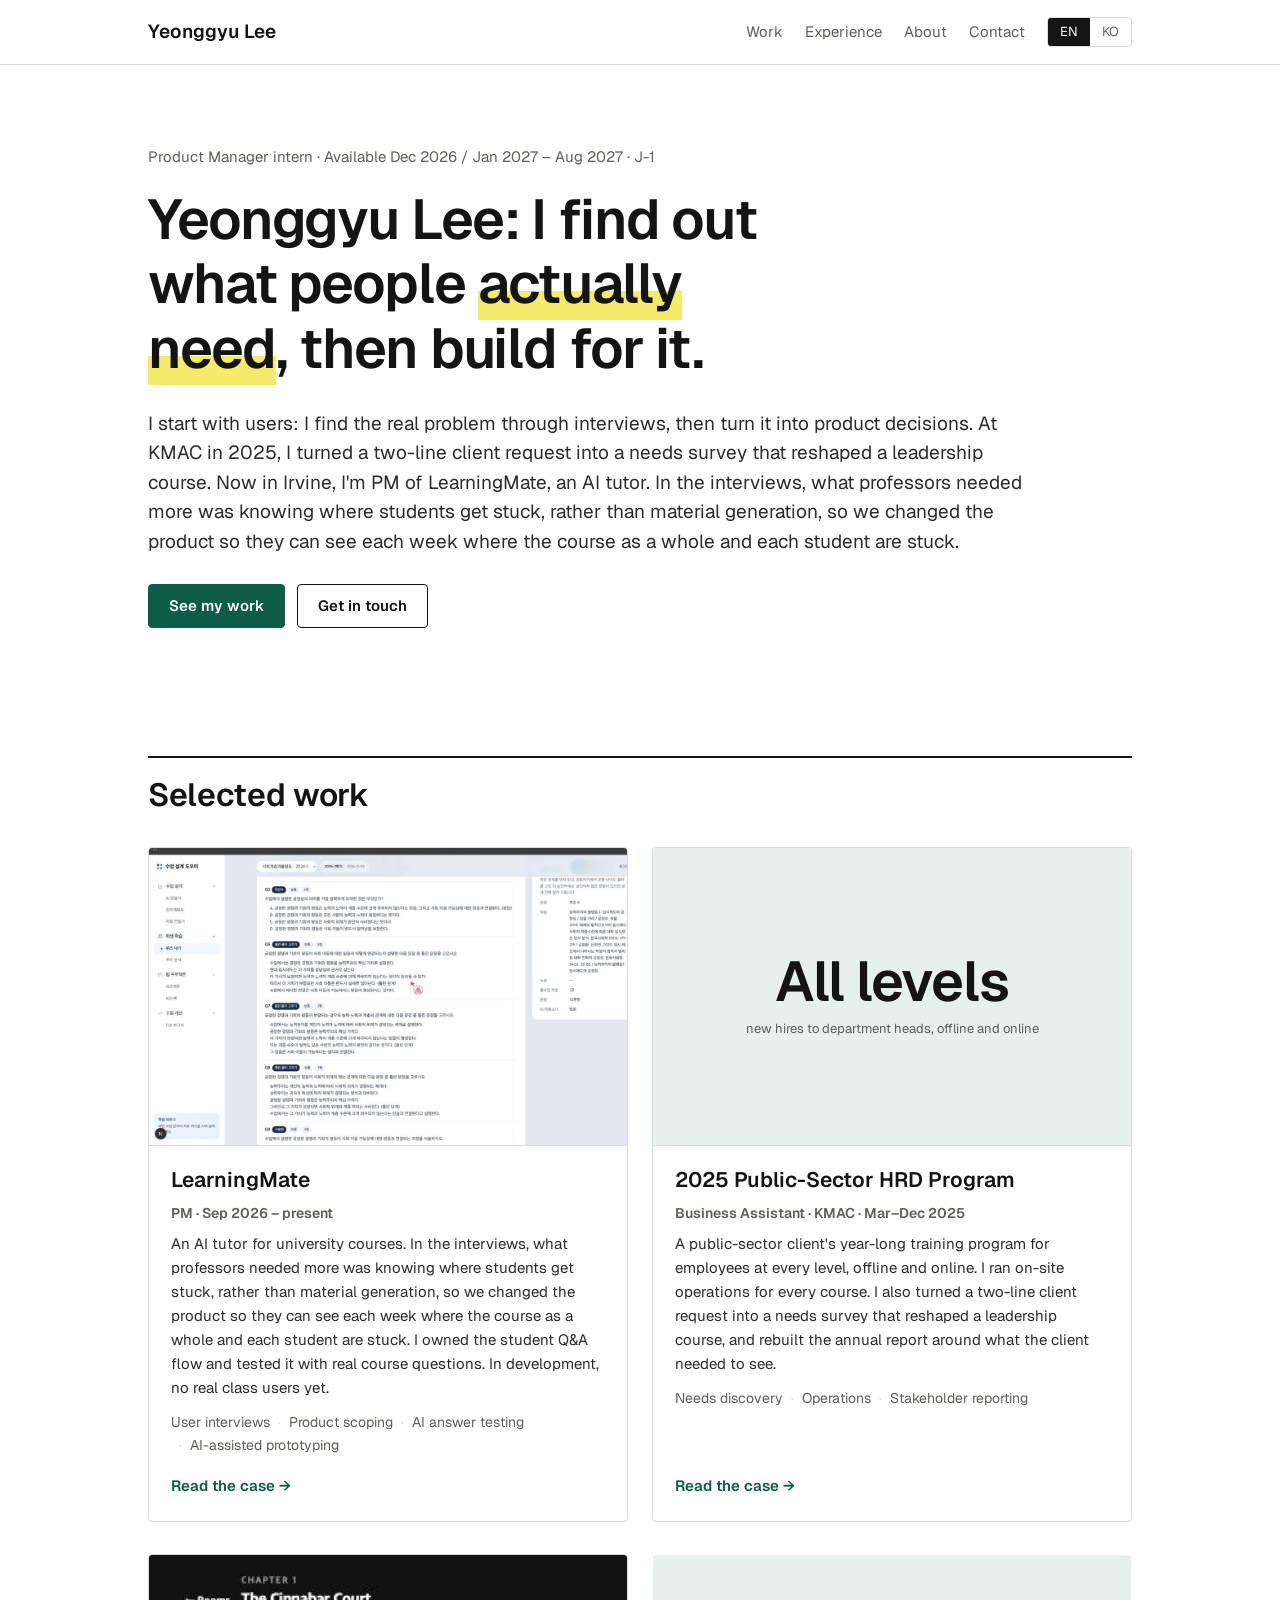
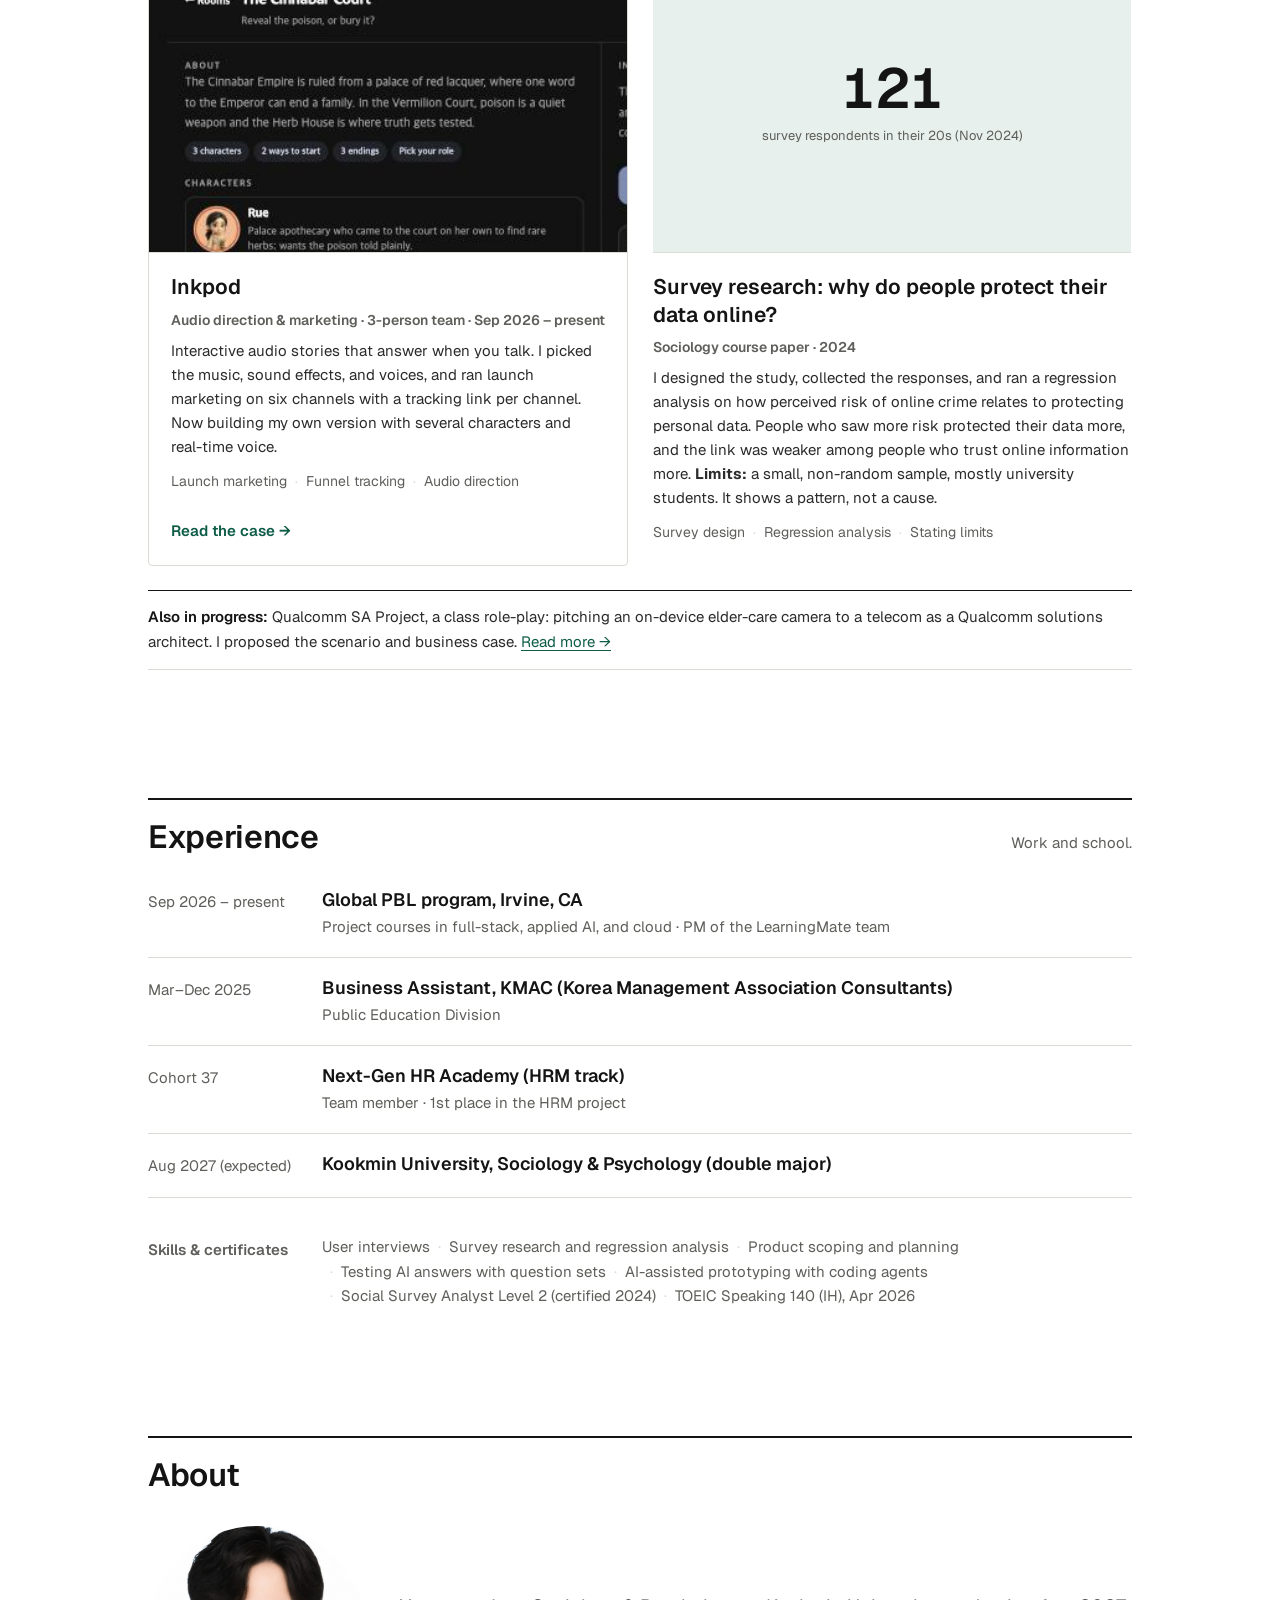
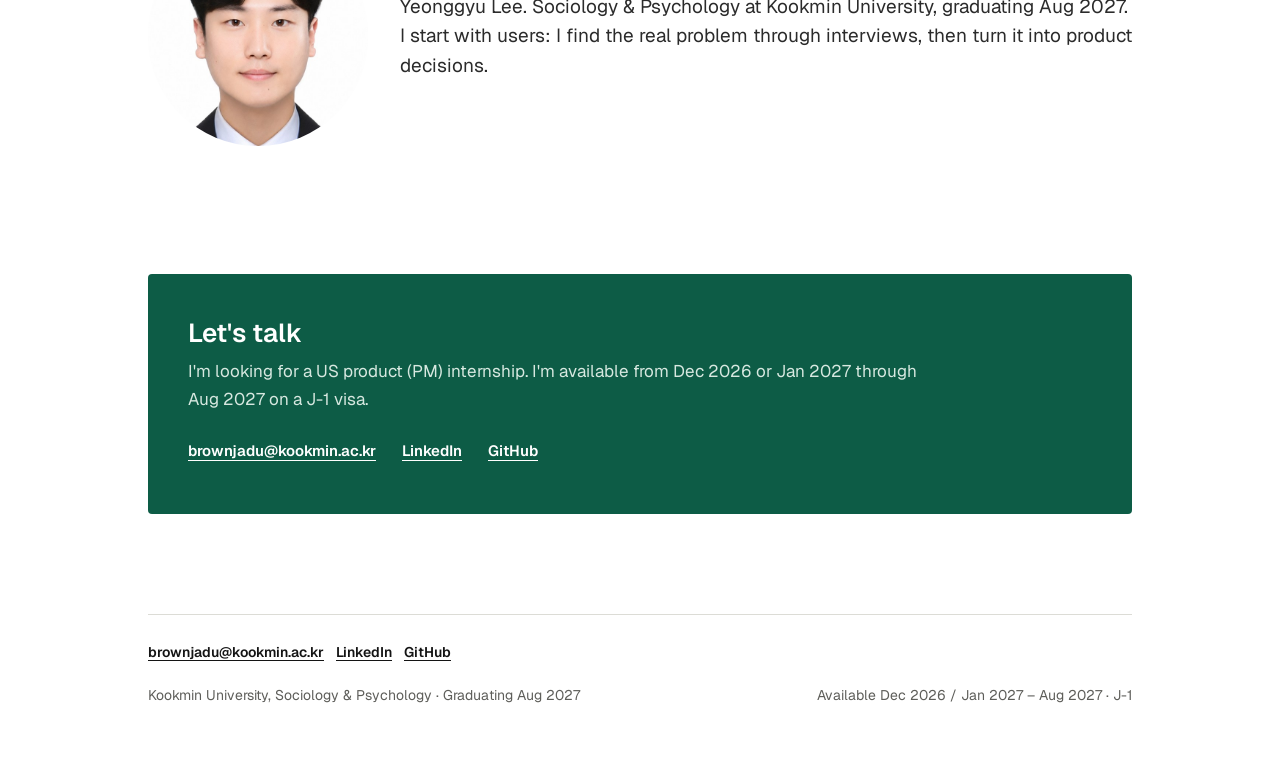
<file: index.html>
<!doctype html>
<html lang="en">
<head>
<meta charset="utf-8">
<meta name="viewport" content="width=device-width, initial-scale=1">
<title>Yeonggyu Lee — Product Manager intern</title>
<meta name="description" content="Yeonggyu Lee, PM intern candidate. I find out what people actually need, then build for it: an AI tutor shaped by professor interviews, and a public-sector training program.">
<meta property="og:type" content="website">
<meta property="og:title" content="Yeonggyu Lee — Product Manager intern">
<meta property="og:description" content="Yeonggyu Lee, PM intern candidate. I find out what people actually need, then build for it: an AI tutor shaped by professor interviews, and a public-sector training program.">
<meta property="og:url" content="https://yeonggyulee.me/">
<meta property="og:image" content="https://yeonggyulee.me/assets/profile.jpg">
<link rel="alternate" hreflang="ko" href="ko/index.html">
<link rel="preconnect" href="https://fonts.googleapis.com">
<link rel="preconnect" href="https://fonts.gstatic.com" crossorigin>
<link rel="stylesheet" href="https://fonts.googleapis.com/css2?family=Geist:wght@400;600&display=swap">
<link rel="stylesheet" href="style.css?v=20261116-about">
<script src="main.js" defer></script>
</head>
<body>
<a class="skip" href="#main">Skip to content</a>
<header class="site-header"><div class="wrap">
<a class="brand" href="index.html">Yeonggyu Lee</a>
<nav class="nav" aria-label="Main">
<a href="index.html#work">Work</a><a class="hide-sm" href="index.html#experience">Experience</a><a href="index.html#about">About</a><a href="index.html#contact">Contact</a>
<span class="lang" role="group" aria-label="Language"><span class="on" aria-current="true">EN</span><a href="ko/index.html" hreflang="ko" lang="ko">KO</a></span>
</nav>
</div></header>
<main id="main">
<div class="wrap">
<div class="hero">
<div class="hero-copy">
<p class="eyebrow reveal">Product Manager intern · Available Dec 2026 / Jan 2027 – Aug 2027 · J-1</p>
<h1 class="reveal">Yeonggyu Lee: I find out what people <mark>actually need</mark>, then build for it.</h1>
<p class="lead reveal">I start with users: I find the real problem through interviews, then turn it into product decisions. At KMAC in 2025, I turned a two-line client request into a needs survey that reshaped a leadership course. Now in Irvine, I'm PM of LearningMate, an AI tutor. In the interviews, what professors needed more was knowing where students get stuck, rather than material generation, so we changed the product so they can see each week where the course as a whole and each student are stuck.</p>
<div class="btns reveal"><a class="btn primary" href="#work">See my work</a><a class="btn" href="#contact">Get in touch</a></div>
</div>
</div>
</div>
<section id="work"><div class="wrap">
<div class="sec-head reveal"><h2>Selected work</h2></div>
<div class="cards stagger">
<a class="card reveal" href="projects/socra.html">
<div class="media"><img src="assets/socra-quiz-review.jpg" alt="Screenshot of the LearningMate professor tool reviewing an AI-generated quiz (Korean interface)." loading="lazy" width="1280" height="729"></div>
<div class="body"><h3>LearningMate</h3><p class="role">PM · Sep 2026 – present</p><p>An AI tutor for university courses. In the interviews, what professors needed more was knowing where students get stuck, rather than material generation, so we changed the product so they can see each week where the course as a whole and each student are stuck. I owned the student Q&amp;A flow and tested it with real course questions. In development, no real class users yet.</p><ul class="tags"><li>User interviews</li><li>Product scoping</li><li>AI answer testing</li><li>AI-assisted prototyping</li></ul><span class="more">Read the case →</span></div>
</a>
<a class="card reveal" href="projects/kmac.html">
<div class="media"><div class="stat"><b>All levels</b><span>new hires to department heads, offline and online</span></div></div>
<div class="body"><h3>2025 Public-Sector HRD Program</h3><p class="role">Business Assistant · KMAC · Mar–Dec 2025</p><p>A public-sector client's year-long training program for employees at every level, offline and online. I ran on-site operations for every course. I also turned a two-line client request into a needs survey that reshaped a leadership course, and rebuilt the annual report around what the client needed to see.</p><ul class="tags"><li>Needs discovery</li><li>Operations</li><li>Stakeholder reporting</li></ul><span class="more">Read the case →</span></div>
</a>
<a class="card reveal" href="projects/inkpod.html">
<div class="media"><img src="assets/inkpod-cinnabar-room.png" alt="Inkpod room entry screen (The Cinnabar Court)." loading="lazy" width="640" height="240"></div>
<div class="body"><h3>Inkpod</h3><p class="role">Audio direction &amp; marketing · 3-person team · Sep 2026 – present</p><p>Interactive audio stories that answer when you talk. I picked the music, sound effects, and voices, and ran launch marketing on six channels with a tracking link per channel. Now building my own version with several characters and real-time voice.</p><ul class="tags"><li>Launch marketing</li><li>Funnel tracking</li><li>Audio direction</li></ul><span class="more">Read the case →</span></div>
</a>
<div class="card reveal">
<div class="media"><div class="stat"><b>121</b><span>survey respondents in their 20s (Nov 2024)</span></div></div>
<div class="body"><h3>Survey research: why do people protect their data online?</h3><p class="role">Sociology course paper · 2024</p><p>I designed the study, collected the responses, and ran a regression analysis on how perceived risk of online crime relates to protecting personal data. People who saw more risk protected their data more, and the link was weaker among people who trust online information more. <b>Limits:</b> a small, non-random sample, mostly university students. It shows a pattern, not a cause.</p><ul class="tags"><li>Survey design</li><li>Regression analysis</li><li>Stating limits</li></ul></div>
</div>
</div><div class="notice reveal" style="max-width:none;margin-top:var(--space-5)"><b>Also in progress:</b> Qualcomm SA Project, a class role-play: pitching an on-device elder-care camera to a telecom as a Qualcomm solutions architect. I proposed the scenario and business case. <a href="projects/quietcare.html">Read more →</a></div>
</div></section>
<section id="experience"><div class="wrap">
<div class="sec-head reveal"><h2>Experience</h2><p>Work and school.</p></div>
<ul class="timeline"><li class="reveal"><span class="when">Sep 2026 – present</span><div><h3>Global PBL program, Irvine, CA</h3><p>Project courses in full-stack, applied AI, and cloud · PM of the LearningMate team</p></div></li><li class="reveal"><span class="when">Mar–Dec 2025</span><div><h3>Business Assistant, KMAC (Korea Management Association Consultants)</h3><p>Public Education Division</p></div></li><li class="reveal"><span class="when">Cohort 37</span><div><h3>Next-Gen HR Academy (HRM track)</h3><p>Team member · 1st place in the HRM project</p></div></li><li class="reveal"><span class="when">Aug 2027 (expected)</span><div><h3>Kookmin University, Sociology &amp; Psychology (double major)</h3></div></li></ul>
<div class="skills reveal"><h3>Skills &amp; certificates</h3><ul class="tags"><li>User interviews</li><li>Survey research and regression analysis</li><li>Product scoping and planning</li><li>Testing AI answers with question sets</li><li>AI-assisted prototyping with coding agents</li><li>Social Survey Analyst Level 2 (certified 2024)</li><li>TOEIC Speaking 140 (IH), Apr 2026</li></ul></div>
</div></section>
<section id="about"><div class="wrap">
<div class="sec-head reveal"><h2>About</h2></div>
<div class="about reveal">
<img class="about-photo" src="assets/profile.jpg" alt="Yeonggyu Lee" width="220" height="220">
<div class="about-copy">
<p>Yeonggyu Lee. Sociology &amp; Psychology at Kookmin University, graduating Aug 2027. I start with users: I find the real problem through interviews, then turn it into product decisions.</p>
</div>
</div>
</div></section>
<section id="contact"><div class="wrap">
<div class="contact reveal"><h2>Let's talk</h2><p>I'm looking for a US product (PM) internship. I'm available from Dec 2026 or Jan 2027 through Aug 2027 on a J-1 visa.</p><ul><li><a href="mailto:brownjadu@kookmin.ac.kr">brownjadu@kookmin.ac.kr</a></li><li><a href="https://www.linkedin.com/in/yeonggyu-lee-294683342/" target="_blank" rel="noopener">LinkedIn</a></li><li><a href="https://github.com/YG2001HG" target="_blank" rel="noopener">GitHub</a></li></ul></div>
</div></section>
</main>
<footer><div class="wrap">
<ul class="foot-contact"><li><a href="mailto:brownjadu@kookmin.ac.kr">brownjadu@kookmin.ac.kr</a></li><li><a href="https://www.linkedin.com/in/yeonggyu-lee-294683342/" target="_blank" rel="noopener">LinkedIn</a></li><li><a href="https://github.com/YG2001HG" target="_blank" rel="noopener">GitHub</a></li></ul>
<div class="foot"><span>Kookmin University, Sociology & Psychology · Graduating Aug 2027</span><span>Available Dec 2026 / Jan 2027 – Aug 2027 · J-1</span></div>
</div></footer>
</body></html>
</file>
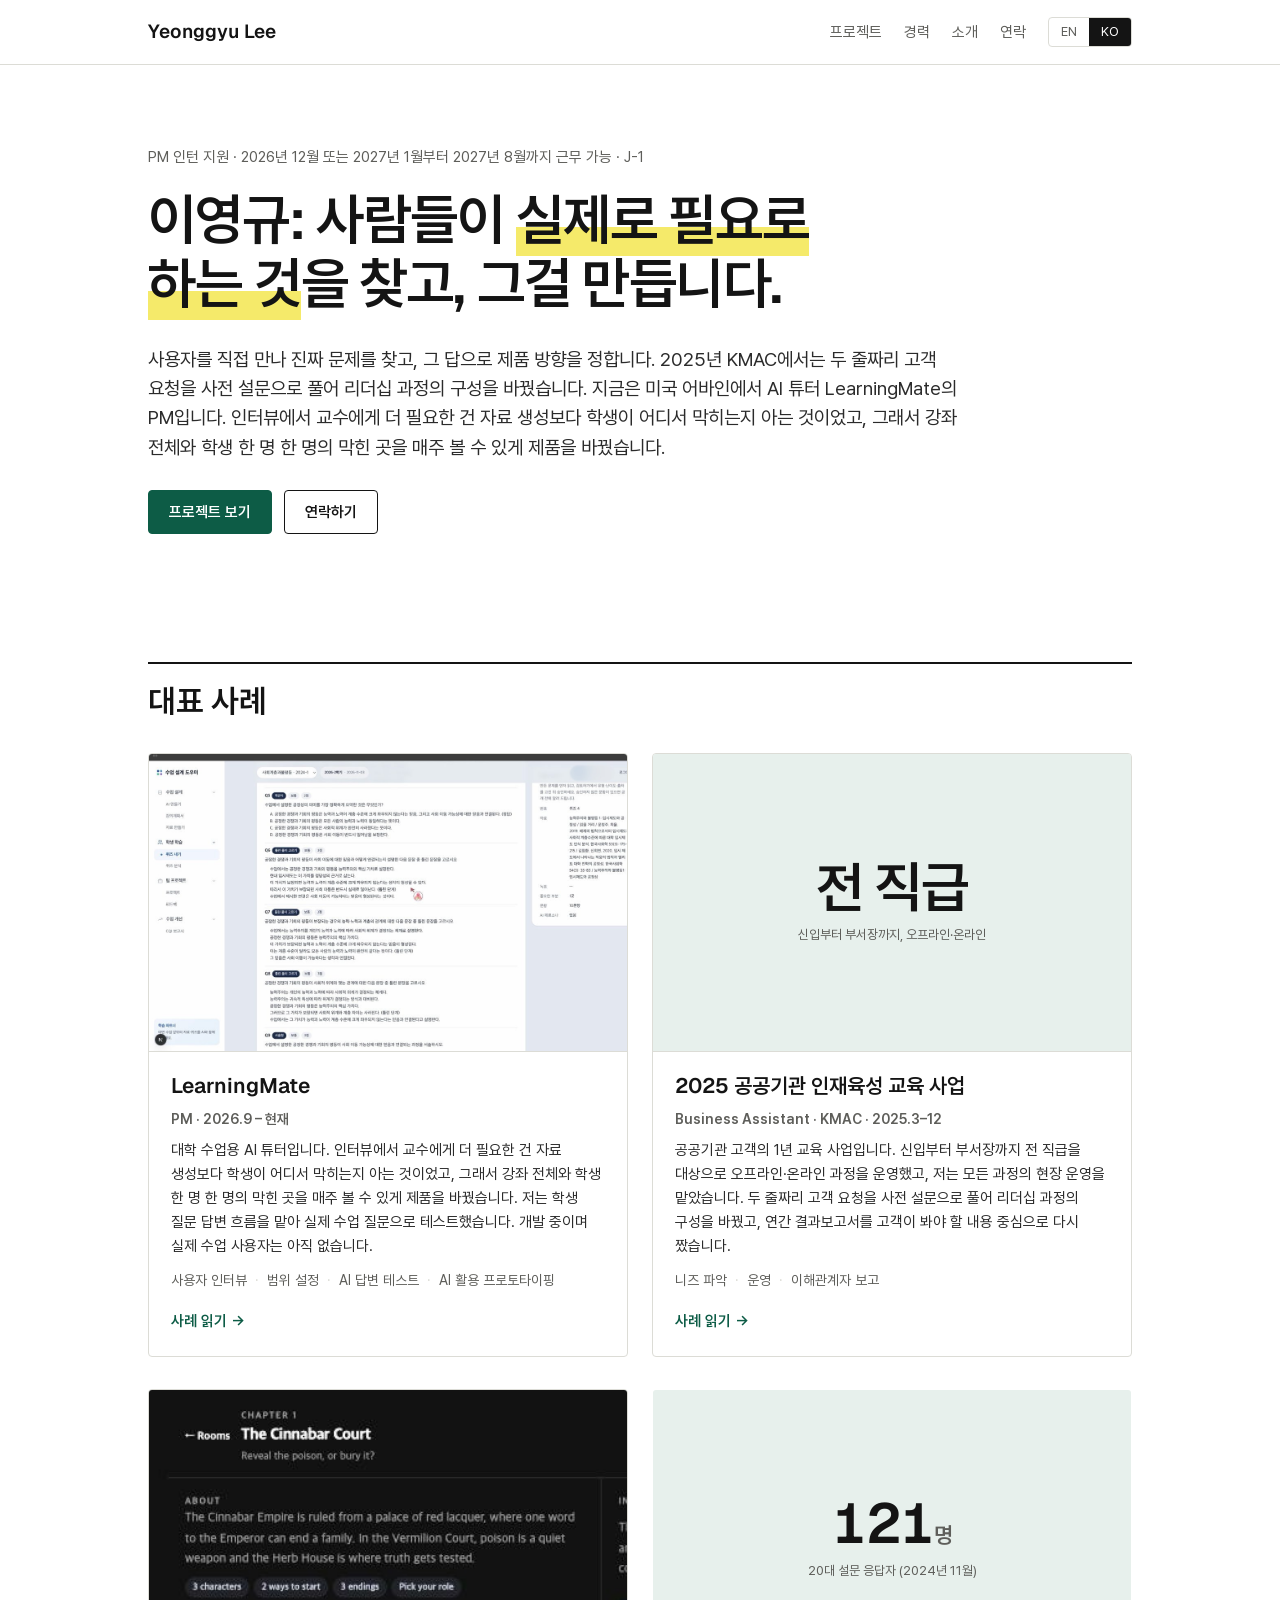
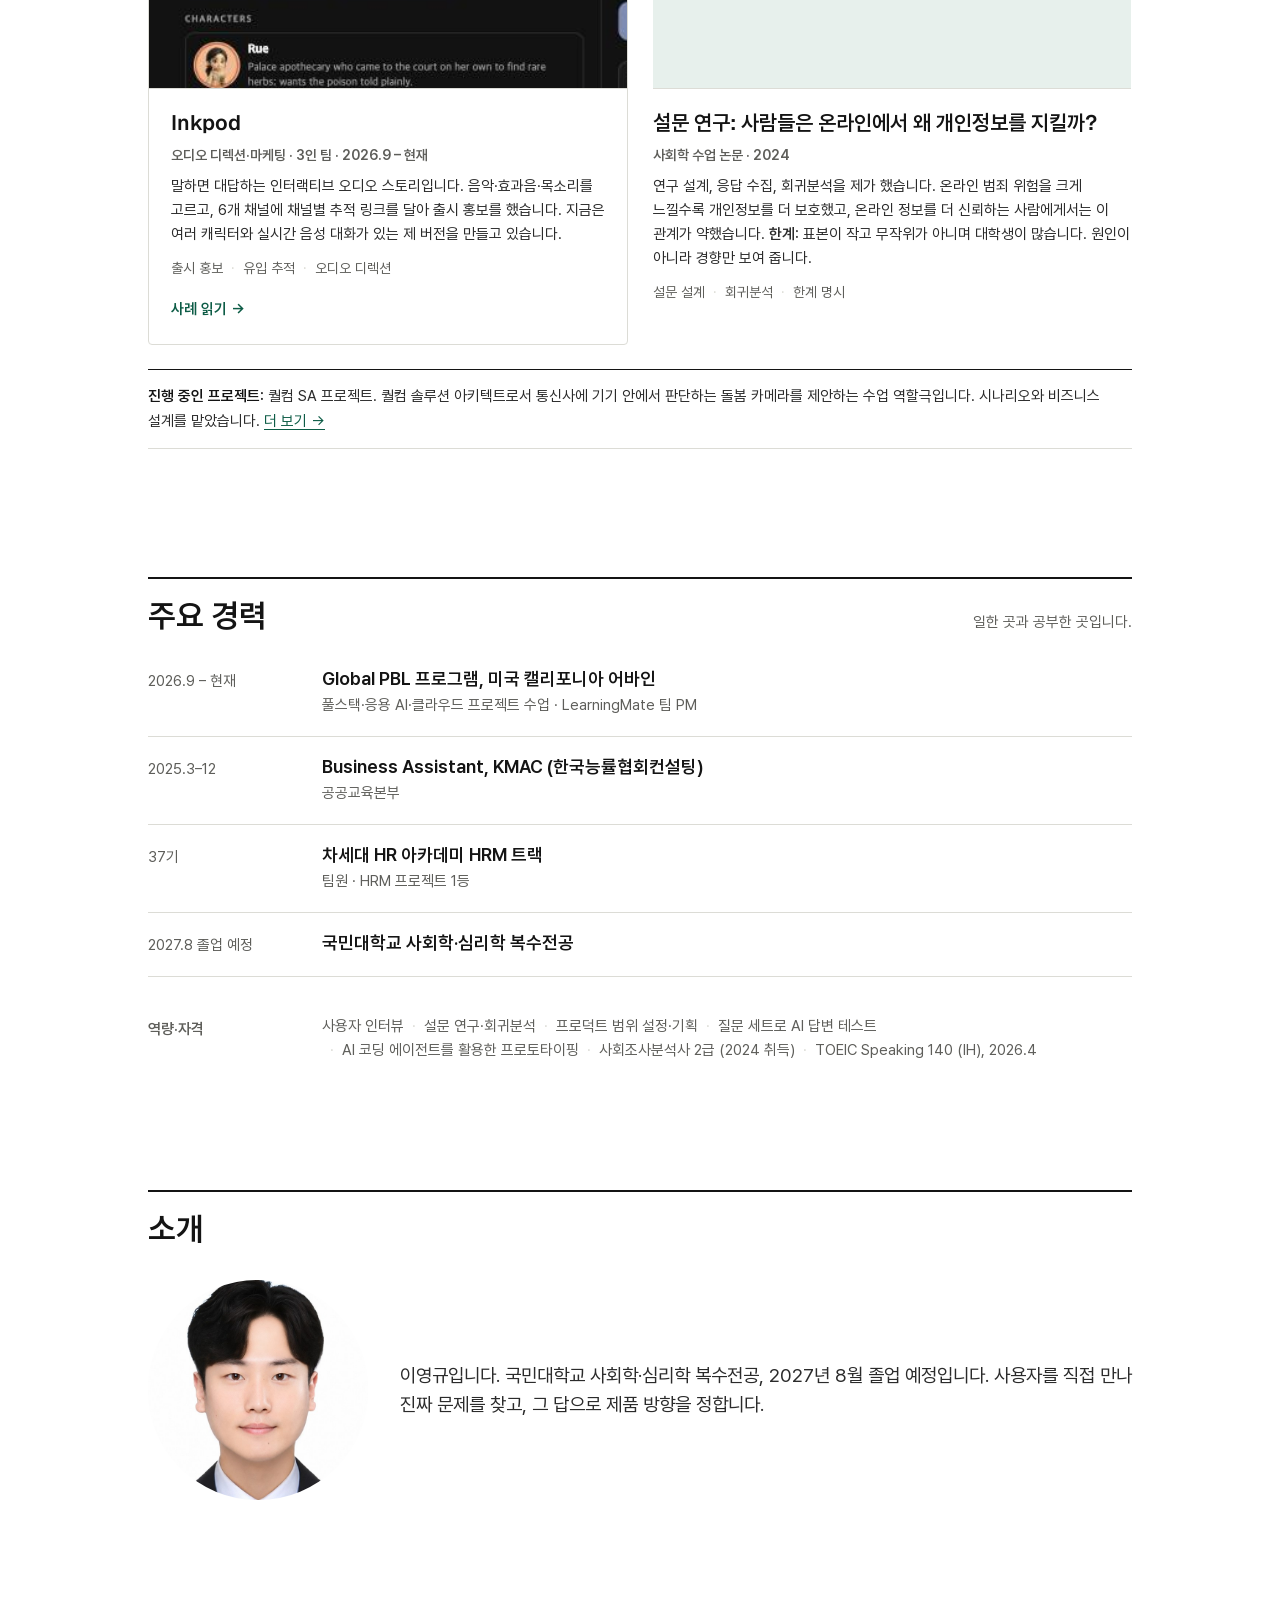
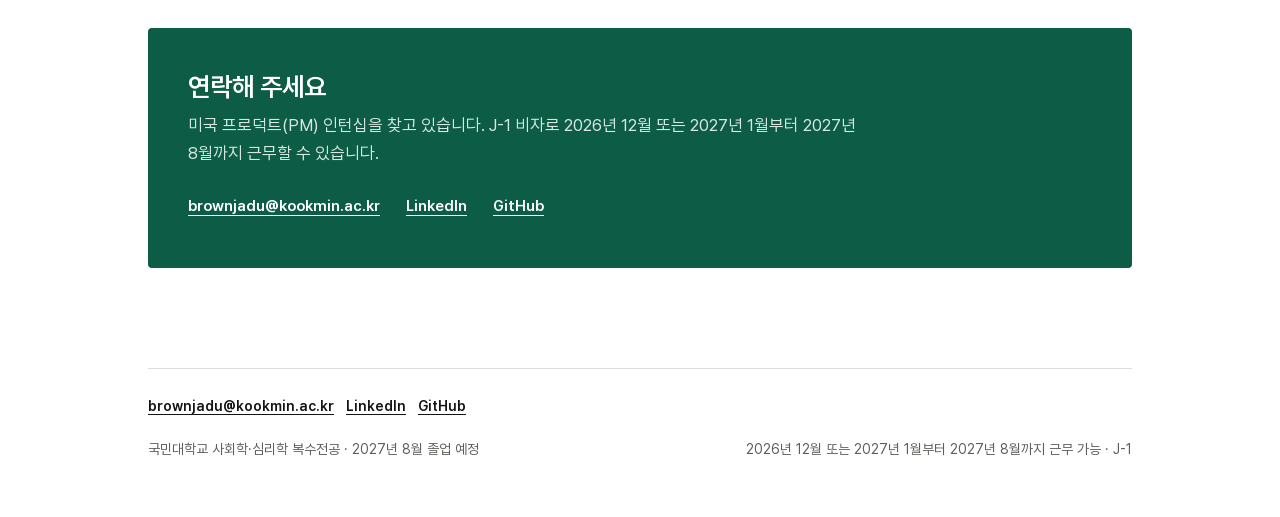
<file: ko/index.html>
<!doctype html>
<html lang="ko">
<head>
<meta charset="utf-8">
<meta name="viewport" content="width=device-width, initial-scale=1">
<title>이영규 — PM 인턴 지원</title>
<meta name="description" content="이영규, PM 인턴 지원. 사람들이 실제로 필요로 하는 것을 찾고 만듭니다. 교수 인터뷰로 방향을 바꾼 AI 튜터, 공공기관 교육 사업.">
<meta property="og:type" content="website">
<meta property="og:title" content="이영규 — PM 인턴 지원">
<meta property="og:description" content="이영규, PM 인턴 지원. 사람들이 실제로 필요로 하는 것을 찾고 만듭니다. 교수 인터뷰로 방향을 바꾼 AI 튜터, 공공기관 교육 사업.">
<meta property="og:url" content="https://yeonggyulee.me/ko/">
<meta property="og:image" content="https://yeonggyulee.me/assets/profile.jpg">
<link rel="alternate" hreflang="en" href="../index.html">
<link rel="preconnect" href="https://fonts.googleapis.com">
<link rel="preconnect" href="https://fonts.gstatic.com" crossorigin>
<link rel="stylesheet" href="https://fonts.googleapis.com/css2?family=Geist:wght@400;600&display=swap">
<link rel="stylesheet" href="../style.css?v=20261116-about">
<script src="../main.js" defer></script>
</head>
<body>
<a class="skip" href="#main">본문으로 건너뛰기</a>
<header class="site-header"><div class="wrap">
<a class="brand" href="index.html">Yeonggyu Lee</a>
<nav class="nav" aria-label="Main">
<a href="index.html#work">프로젝트</a><a class="hide-sm" href="index.html#experience">경력</a><a href="index.html#about">소개</a><a href="index.html#contact">연락</a>
<span class="lang" role="group" aria-label="Language"><a href="../index.html" hreflang="en" lang="en">EN</a><span class="on" aria-current="true">KO</span></span>
</nav>
</div></header>
<main id="main">
<div class="wrap">
<div class="hero">
<div class="hero-copy">
<p class="eyebrow reveal">PM 인턴 지원 · 2026년 12월 또는 2027년 1월부터 2027년 8월까지 근무 가능 · J-1</p>
<h1 class="reveal">이영규: 사람들이 <mark>실제로 필요로 하는 것</mark>을 찾고, 그걸 만듭니다.</h1>
<p class="lead reveal">사용자를 직접 만나 진짜 문제를 찾고, 그 답으로 제품 방향을 정합니다. 2025년 KMAC에서는 두 줄짜리 고객 요청을 사전 설문으로 풀어 리더십 과정의 구성을 바꿨습니다. 지금은 미국 어바인에서 AI 튜터 LearningMate의 PM입니다. 인터뷰에서 교수에게 더 필요한 건 자료 생성보다 학생이 어디서 막히는지 아는 것이었고, 그래서 강좌 전체와 학생 한 명 한 명의 막힌 곳을 매주 볼 수 있게 제품을 바꿨습니다.</p>
<div class="btns reveal"><a class="btn primary" href="#work">프로젝트 보기</a><a class="btn" href="#contact">연락하기</a></div>
</div>
</div>
</div>
<section id="work"><div class="wrap">
<div class="sec-head reveal"><h2>대표 사례</h2></div>
<div class="cards stagger">
<a class="card reveal" href="projects/socra.html">
<div class="media"><img src="../assets/socra-quiz-review.jpg" alt="LearningMate 교수용 도구에서 AI가 만든 퀴즈를 검토하는 화면(한국어 인터페이스)." loading="lazy" width="1280" height="729"></div>
<div class="body"><h3>LearningMate</h3><p class="role">PM · 2026.9 – 현재</p><p>대학 수업용 AI 튜터입니다. 인터뷰에서 교수에게 더 필요한 건 자료 생성보다 학생이 어디서 막히는지 아는 것이었고, 그래서 강좌 전체와 학생 한 명 한 명의 막힌 곳을 매주 볼 수 있게 제품을 바꿨습니다. 저는 학생 질문 답변 흐름을 맡아 실제 수업 질문으로 테스트했습니다. 개발 중이며 실제 수업 사용자는 아직 없습니다.</p><ul class="tags"><li>사용자 인터뷰</li><li>범위 설정</li><li>AI 답변 테스트</li><li>AI 활용 프로토타이핑</li></ul><span class="more">사례 읽기 →</span></div>
</a>
<a class="card reveal" href="projects/kmac.html">
<div class="media"><div class="stat"><b>전 직급</b><span>신입부터 부서장까지, 오프라인·온라인</span></div></div>
<div class="body"><h3>2025 공공기관 인재육성 교육 사업</h3><p class="role">Business Assistant · KMAC · 2025.3–12</p><p>공공기관 고객의 1년 교육 사업입니다. 신입부터 부서장까지 전 직급을 대상으로 오프라인·온라인 과정을 운영했고, 저는 모든 과정의 현장 운영을 맡았습니다. 두 줄짜리 고객 요청을 사전 설문으로 풀어 리더십 과정의 구성을 바꿨고, 연간 결과보고서를 고객이 봐야 할 내용 중심으로 다시 짰습니다.</p><ul class="tags"><li>니즈 파악</li><li>운영</li><li>이해관계자 보고</li></ul><span class="more">사례 읽기 →</span></div>
</a>
<a class="card reveal" href="projects/inkpod.html">
<div class="media"><img src="../assets/inkpod-cinnabar-room.png" alt="Inkpod 방 입장 화면 (The Cinnabar Court)." loading="lazy" width="640" height="240"></div>
<div class="body"><h3>Inkpod</h3><p class="role">오디오 디렉션·마케팅 · 3인 팀 · 2026.9 – 현재</p><p>말하면 대답하는 인터랙티브 오디오 스토리입니다. 음악·효과음·목소리를 고르고, 6개 채널에 채널별 추적 링크를 달아 출시 홍보를 했습니다. 지금은 여러 캐릭터와 실시간 음성 대화가 있는 제 버전을 만들고 있습니다.</p><ul class="tags"><li>출시 홍보</li><li>유입 추적</li><li>오디오 디렉션</li></ul><span class="more">사례 읽기 →</span></div>
</a>
<div class="card reveal">
<div class="media"><div class="stat"><b>121<small>명</small></b><span>20대 설문 응답자 (2024년 11월)</span></div></div>
<div class="body"><h3>설문 연구: 사람들은 온라인에서 왜 개인정보를 지킬까?</h3><p class="role">사회학 수업 논문 · 2024</p><p>연구 설계, 응답 수집, 회귀분석을 제가 했습니다. 온라인 범죄 위험을 크게 느낄수록 개인정보를 더 보호했고, 온라인 정보를 더 신뢰하는 사람에게서는 이 관계가 약했습니다. <b>한계:</b> 표본이 작고 무작위가 아니며 대학생이 많습니다. 원인이 아니라 경향만 보여 줍니다.</p><ul class="tags"><li>설문 설계</li><li>회귀분석</li><li>한계 명시</li></ul></div>
</div>
</div><div class="notice reveal" style="max-width:none;margin-top:var(--space-5)"><b>진행 중인 프로젝트:</b> 퀄컴 SA 프로젝트. 퀄컴 솔루션 아키텍트로서 통신사에 기기 안에서 판단하는 돌봄 카메라를 제안하는 수업 역할극입니다. 시나리오와 비즈니스 설계를 맡았습니다. <a href="projects/quietcare.html">더 보기 →</a></div>
</div></section>
<section id="experience"><div class="wrap">
<div class="sec-head reveal"><h2>주요 경력</h2><p>일한 곳과 공부한 곳입니다.</p></div>
<ul class="timeline"><li class="reveal"><span class="when">2026.9 – 현재</span><div><h3>Global PBL 프로그램, 미국 캘리포니아 어바인</h3><p>풀스택·응용 AI·클라우드 프로젝트 수업 · LearningMate 팀 PM</p></div></li><li class="reveal"><span class="when">2025.3–12</span><div><h3>Business Assistant, KMAC (한국능률협회컨설팅)</h3><p>공공교육본부</p></div></li><li class="reveal"><span class="when">37기</span><div><h3>차세대 HR 아카데미 HRM 트랙</h3><p>팀원 · HRM 프로젝트 1등</p></div></li><li class="reveal"><span class="when">2027.8 졸업 예정</span><div><h3>국민대학교 사회학·심리학 복수전공</h3></div></li></ul>
<div class="skills reveal"><h3>역량·자격</h3><ul class="tags"><li>사용자 인터뷰</li><li>설문 연구·회귀분석</li><li>프로덕트 범위 설정·기획</li><li>질문 세트로 AI 답변 테스트</li><li>AI 코딩 에이전트를 활용한 프로토타이핑</li><li>사회조사분석사 2급 (2024 취득)</li><li>TOEIC Speaking 140 (IH), 2026.4</li></ul></div>
</div></section>
<section id="about"><div class="wrap">
<div class="sec-head reveal"><h2>소개</h2></div>
<div class="about reveal">
<img class="about-photo" src="../assets/profile.jpg" alt="이영규" width="220" height="220">
<div class="about-copy">
<p>이영규입니다. 국민대학교 사회학·심리학 복수전공, 2027년 8월 졸업 예정입니다. 사용자를 직접 만나 진짜 문제를 찾고, 그 답으로 제품 방향을 정합니다.</p>
</div>
</div>
</div></section>
<section id="contact"><div class="wrap">
<div class="contact reveal"><h2>연락해 주세요</h2><p>미국 프로덕트(PM) 인턴십을 찾고 있습니다. J-1 비자로 2026년 12월 또는 2027년 1월부터 2027년 8월까지 근무할 수 있습니다.</p><ul><li><a href="mailto:brownjadu@kookmin.ac.kr">brownjadu@kookmin.ac.kr</a></li><li><a href="https://www.linkedin.com/in/yeonggyu-lee-294683342/" target="_blank" rel="noopener">LinkedIn</a></li><li><a href="https://github.com/YG2001HG" target="_blank" rel="noopener">GitHub</a></li></ul></div>
</div></section>
</main>
<footer><div class="wrap">
<ul class="foot-contact"><li><a href="mailto:brownjadu@kookmin.ac.kr">brownjadu@kookmin.ac.kr</a></li><li><a href="https://www.linkedin.com/in/yeonggyu-lee-294683342/" target="_blank" rel="noopener">LinkedIn</a></li><li><a href="https://github.com/YG2001HG" target="_blank" rel="noopener">GitHub</a></li></ul>
<div class="foot"><span>국민대학교 사회학·심리학 복수전공 · 2027년 8월 졸업 예정</span><span>2026년 12월 또는 2027년 1월부터 2027년 8월까지 근무 가능 · J-1</span></div>
</div></footer>
</body></html>
</file>
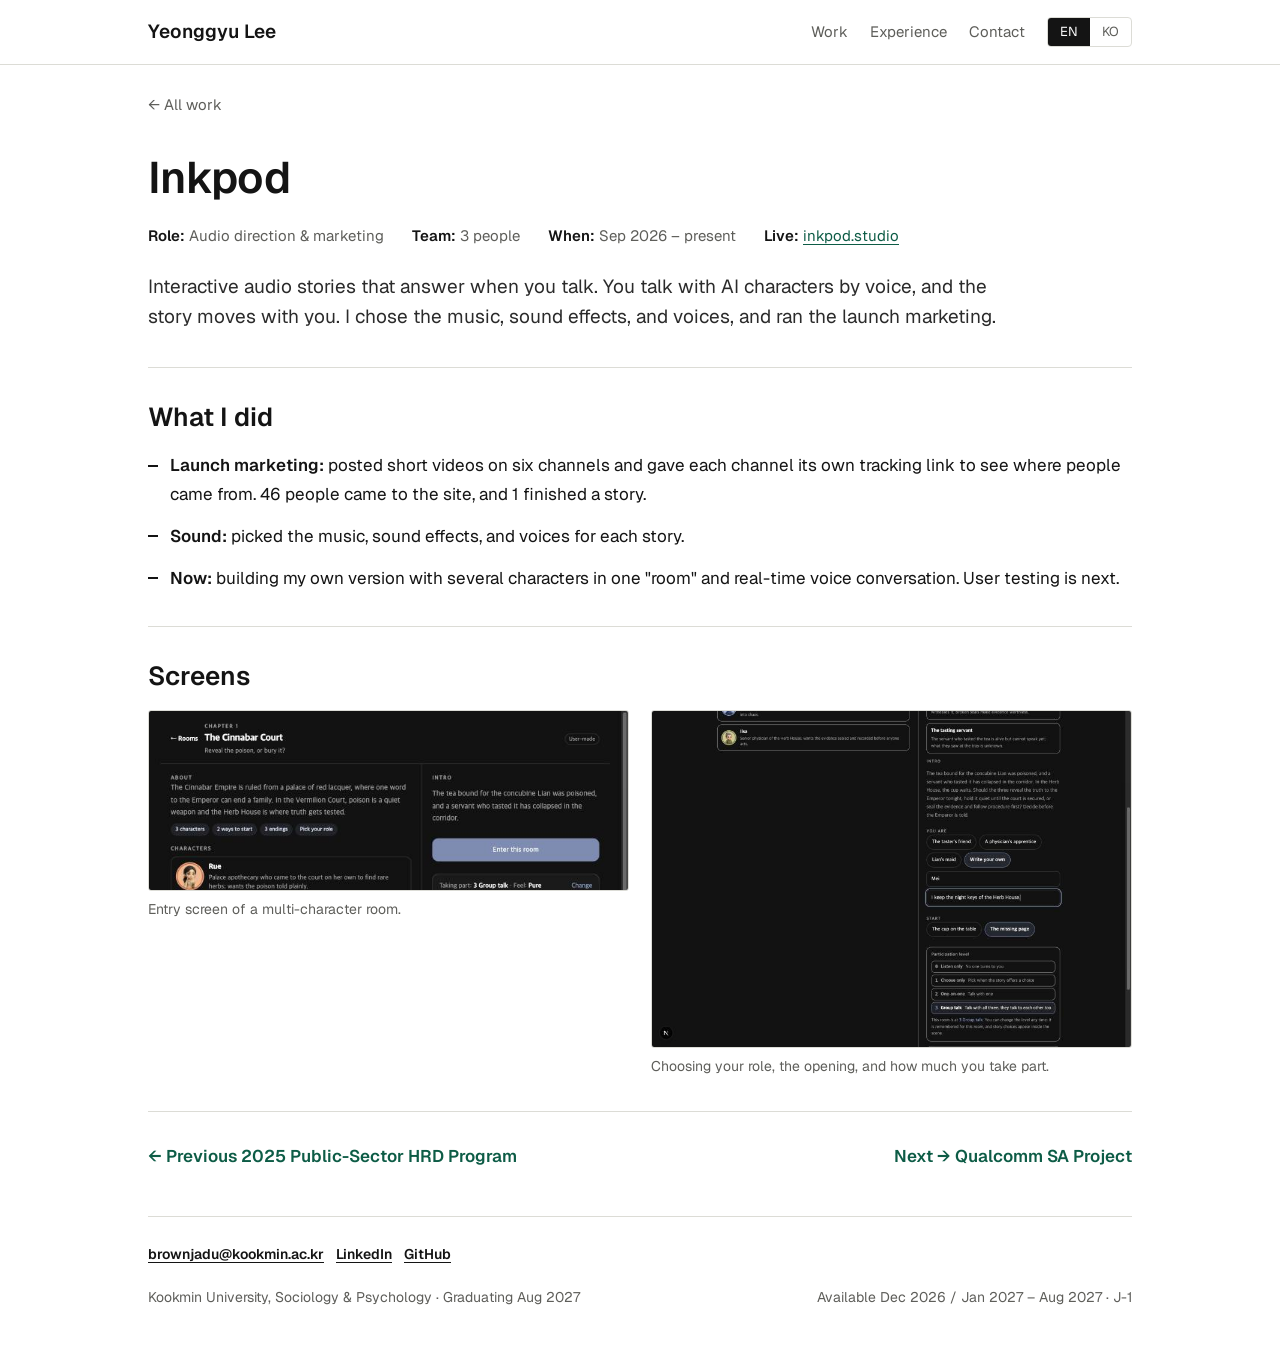
<file: projects/inkpod.html>
<!doctype html>
<html lang="en">
<head>
<meta charset="utf-8">
<meta name="viewport" content="width=device-width, initial-scale=1">
<title>Inkpod — Yeonggyu Lee</title>
<meta name="description" content="Interactive audio stories that answer when you talk. I ran audio direction and launch marketing for a team of three.">
<link rel="alternate" hreflang="ko" href="../ko/projects/inkpod.html">
<link rel="preconnect" href="https://fonts.googleapis.com">
<link rel="preconnect" href="https://fonts.gstatic.com" crossorigin>
<link rel="stylesheet" href="https://fonts.googleapis.com/css2?family=Geist:wght@400;600&display=swap">
<link rel="stylesheet" href="../style.css?v=20261115c">
<script src="../main.js" defer></script>
</head>
<body>
<a class="skip" href="#main">Skip to content</a>
<header class="site-header"><div class="wrap">
<a class="brand" href="../index.html">Yeonggyu Lee</a>
<nav class="nav" aria-label="Main">
<a href="../index.html#work">Work</a><a class="hide-sm" href="../index.html#experience">Experience</a><a href="../index.html#contact">Contact</a>
<span class="lang" role="group" aria-label="Language"><span class="on" aria-current="true">EN</span><a href="../ko/projects/inkpod.html" hreflang="ko" lang="ko">KO</a></span>
</nav>
</div></header>
<main id="main"><div class="wrap">
<div class="crumb"><a href="../index.html#work">← All work</a></div>
<div class="p-hero">
<h1 class="reveal">Inkpod</h1>
<ul class="meta reveal"><li><b>Role:</b> Audio direction &amp; marketing</li><li><b>Team:</b> 3 people</li><li><b>When:</b> Sep 2026 – present</li><li><b>Live:</b> <a href="https://inkpod.studio" target="_blank" rel="noopener">inkpod.studio</a></li></ul>
<p class="lead reveal">Interactive audio stories that answer when you talk. You talk with AI characters by voice, and the story moves with you. I chose the music, sound effects, and voices, and ran the launch marketing.</p>
</div>
<div class="p-sec reveal"><h2>What I did</h2><ul class="list"><li><b>Launch marketing:</b> posted short videos on six channels and gave each channel its own tracking link to see where people came from. 46 people came to the site, and 1 finished a story.</li><li><b>Sound:</b> picked the music, sound effects, and voices for each story.</li><li><b>Now:</b> building my own version with several characters in one "room" and real-time voice conversation. User testing is next.</li></ul></div>
<div class="p-sec"><h2 class="reveal">Screens</h2><div class="shots stagger"><figure class="reveal"><img class="shot" src="../assets/inkpod-cinnabar-room.png" alt="A room entry screen titled The Cinnabar Court with an about section and an Enter this room button." loading="lazy" width="640" height="240" tabindex="0"><figcaption>Entry screen of a multi-character room.</figcaption></figure><figure class="reveal"><img class="shot" src="../assets/inkpod-cinnabar-entry.jpg" alt="Room setup with choices for who you are, how the story starts, and how much you take part." loading="lazy" width="800" height="562" tabindex="0"><figcaption>Choosing your role, the opening, and how much you take part.</figcaption></figure></div></div>
<div class="pn"><a href="kmac.html">← Previous 2025 Public-Sector HRD Program</a><a href="quietcare.html">Next → Qualcomm SA Project</a></div>
</div></main>
<footer><div class="wrap">
<ul class="foot-contact"><li><a href="mailto:brownjadu@kookmin.ac.kr">brownjadu@kookmin.ac.kr</a></li><li><a href="https://www.linkedin.com/in/yeonggyu-lee-294683342/" target="_blank" rel="noopener">LinkedIn</a></li><li><a href="https://github.com/YG2001HG" target="_blank" rel="noopener">GitHub</a></li></ul>
<div class="foot"><span>Kookmin University, Sociology & Psychology · Graduating Aug 2027</span><span>Available Dec 2026 / Jan 2027 – Aug 2027 · J-1</span></div>
</div></footer>
</body></html>
</file>
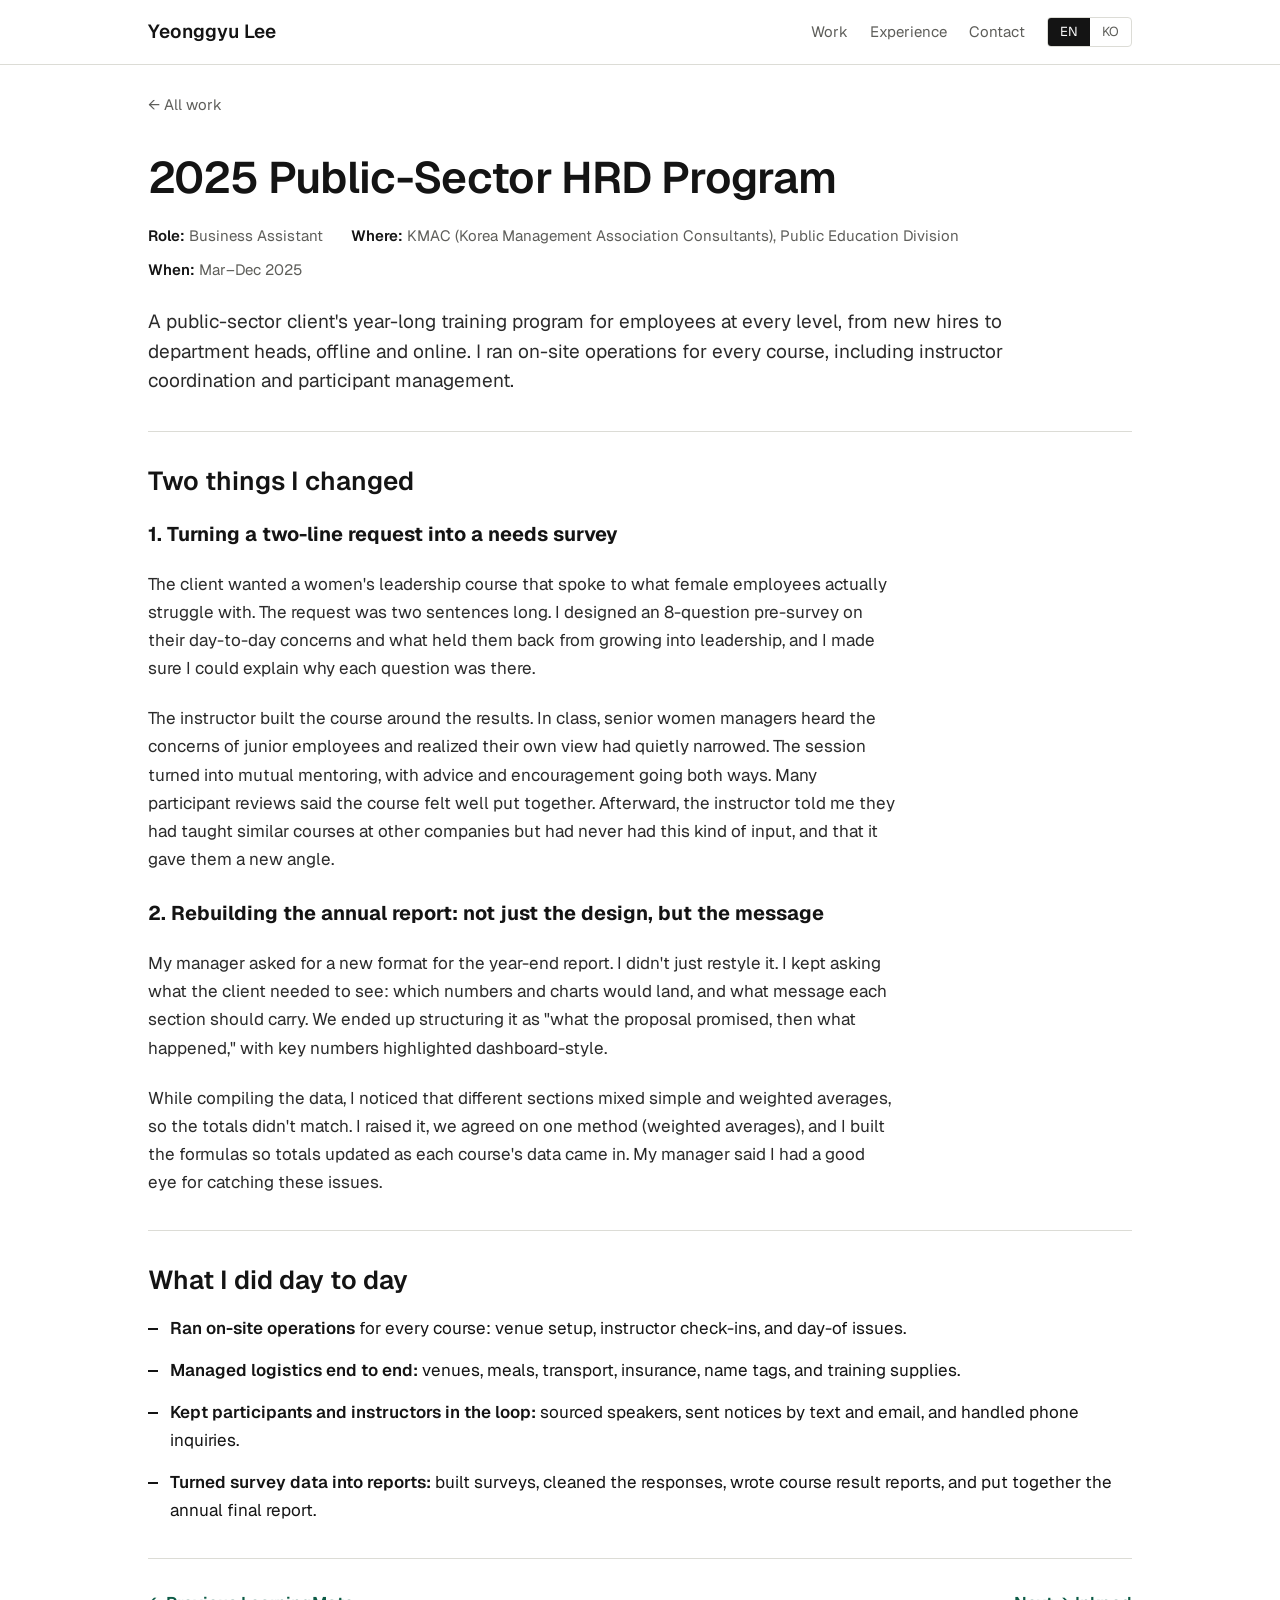
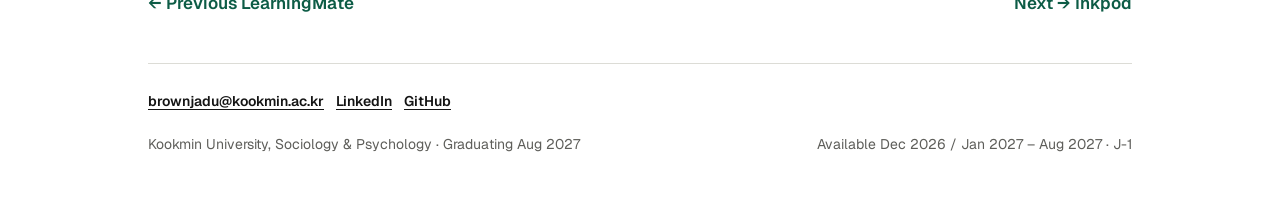
<file: projects/kmac.html>
<!doctype html>
<html lang="en">
<head>
<meta charset="utf-8">
<meta name="viewport" content="width=device-width, initial-scale=1">
<title>2025 Public-Sector HRD Program — Yeonggyu Lee</title>
<meta name="description" content="A public-sector client's year-long training program for employees at every level. How I turned a client request into a needs survey and rebuilt the annual report.">
<link rel="alternate" hreflang="ko" href="../ko/projects/kmac.html">
<link rel="preconnect" href="https://fonts.googleapis.com">
<link rel="preconnect" href="https://fonts.gstatic.com" crossorigin>
<link rel="stylesheet" href="https://fonts.googleapis.com/css2?family=Geist:wght@400;600&display=swap">
<link rel="stylesheet" href="../style.css?v=20261115c">
<script src="../main.js" defer></script>
</head>
<body>
<a class="skip" href="#main">Skip to content</a>
<header class="site-header"><div class="wrap">
<a class="brand" href="../index.html">Yeonggyu Lee</a>
<nav class="nav" aria-label="Main">
<a href="../index.html#work">Work</a><a class="hide-sm" href="../index.html#experience">Experience</a><a href="../index.html#contact">Contact</a>
<span class="lang" role="group" aria-label="Language"><span class="on" aria-current="true">EN</span><a href="../ko/projects/kmac.html" hreflang="ko" lang="ko">KO</a></span>
</nav>
</div></header>
<main id="main"><div class="wrap">
<div class="crumb"><a href="../index.html#work">← All work</a></div>
<div class="p-hero">
<h1 class="reveal">2025 Public-Sector HRD Program</h1>
<ul class="meta reveal"><li><b>Role:</b> Business Assistant</li><li><b>Where:</b> KMAC (Korea Management Association Consultants), Public Education Division</li><li><b>When:</b> Mar–Dec 2025</li></ul>
<p class="lead reveal">A public-sector client's year-long training program for employees at every level, from new hires to department heads, offline and online. I ran on-site operations for every course, including instructor coordination and participant management.</p>
</div>
<div class="p-sec reveal"><h2>Two things I changed</h2>
<h3>1. Turning a two-line request into a needs survey</h3>
<p class="story-method" style="margin-top:8px">The client wanted a women's leadership course that spoke to what female employees actually struggle with. The request was two sentences long. I designed an 8-question pre-survey on their day-to-day concerns and what held them back from growing into leadership, and I made sure I could explain why each question was there.</p>
<p class="story-method">The instructor built the course around the results. In class, senior women managers heard the concerns of junior employees and realized their own view had quietly narrowed. The session turned into mutual mentoring, with advice and encouragement going both ways. Many participant reviews said the course felt well put together. Afterward, the instructor told me they had taught similar courses at other companies but had never had this kind of input, and that it gave them a new angle.</p>
<h3 style="margin-top:var(--space-5)">2. Rebuilding the annual report: not just the design, but the message</h3>
<p class="story-method" style="margin-top:8px">My manager asked for a new format for the year-end report. I didn't just restyle it. I kept asking what the client needed to see: which numbers and charts would land, and what message each section should carry. We ended up structuring it as "what the proposal promised, then what happened," with key numbers highlighted dashboard-style.</p>
<p class="story-method">While compiling the data, I noticed that different sections mixed simple and weighted averages, so the totals didn't match. I raised it, we agreed on one method (weighted averages), and I built the formulas so totals updated as each course's data came in. My manager said I had a good eye for catching these issues.</p></div>
<div class="p-sec reveal"><h2>What I did day to day</h2><ul class="list"><li><b>Ran on-site operations</b> for every course: venue setup, instructor check-ins, and day-of issues.</li><li><b>Managed logistics end to end:</b> venues, meals, transport, insurance, name tags, and training supplies.</li><li><b>Kept participants and instructors in the loop:</b> sourced speakers, sent notices by text and email, and handled phone inquiries.</li><li><b>Turned survey data into reports:</b> built surveys, cleaned the responses, wrote course result reports, and put together the annual final report.</li></ul></div>
<div class="pn"><a href="socra.html">← Previous LearningMate</a><a href="inkpod.html">Next → Inkpod</a></div>
</div></main>
<footer><div class="wrap">
<ul class="foot-contact"><li><a href="mailto:brownjadu@kookmin.ac.kr">brownjadu@kookmin.ac.kr</a></li><li><a href="https://www.linkedin.com/in/yeonggyu-lee-294683342/" target="_blank" rel="noopener">LinkedIn</a></li><li><a href="https://github.com/YG2001HG" target="_blank" rel="noopener">GitHub</a></li></ul>
<div class="foot"><span>Kookmin University, Sociology & Psychology · Graduating Aug 2027</span><span>Available Dec 2026 / Jan 2027 – Aug 2027 · J-1</span></div>
</div></footer>
</body></html>
</file>
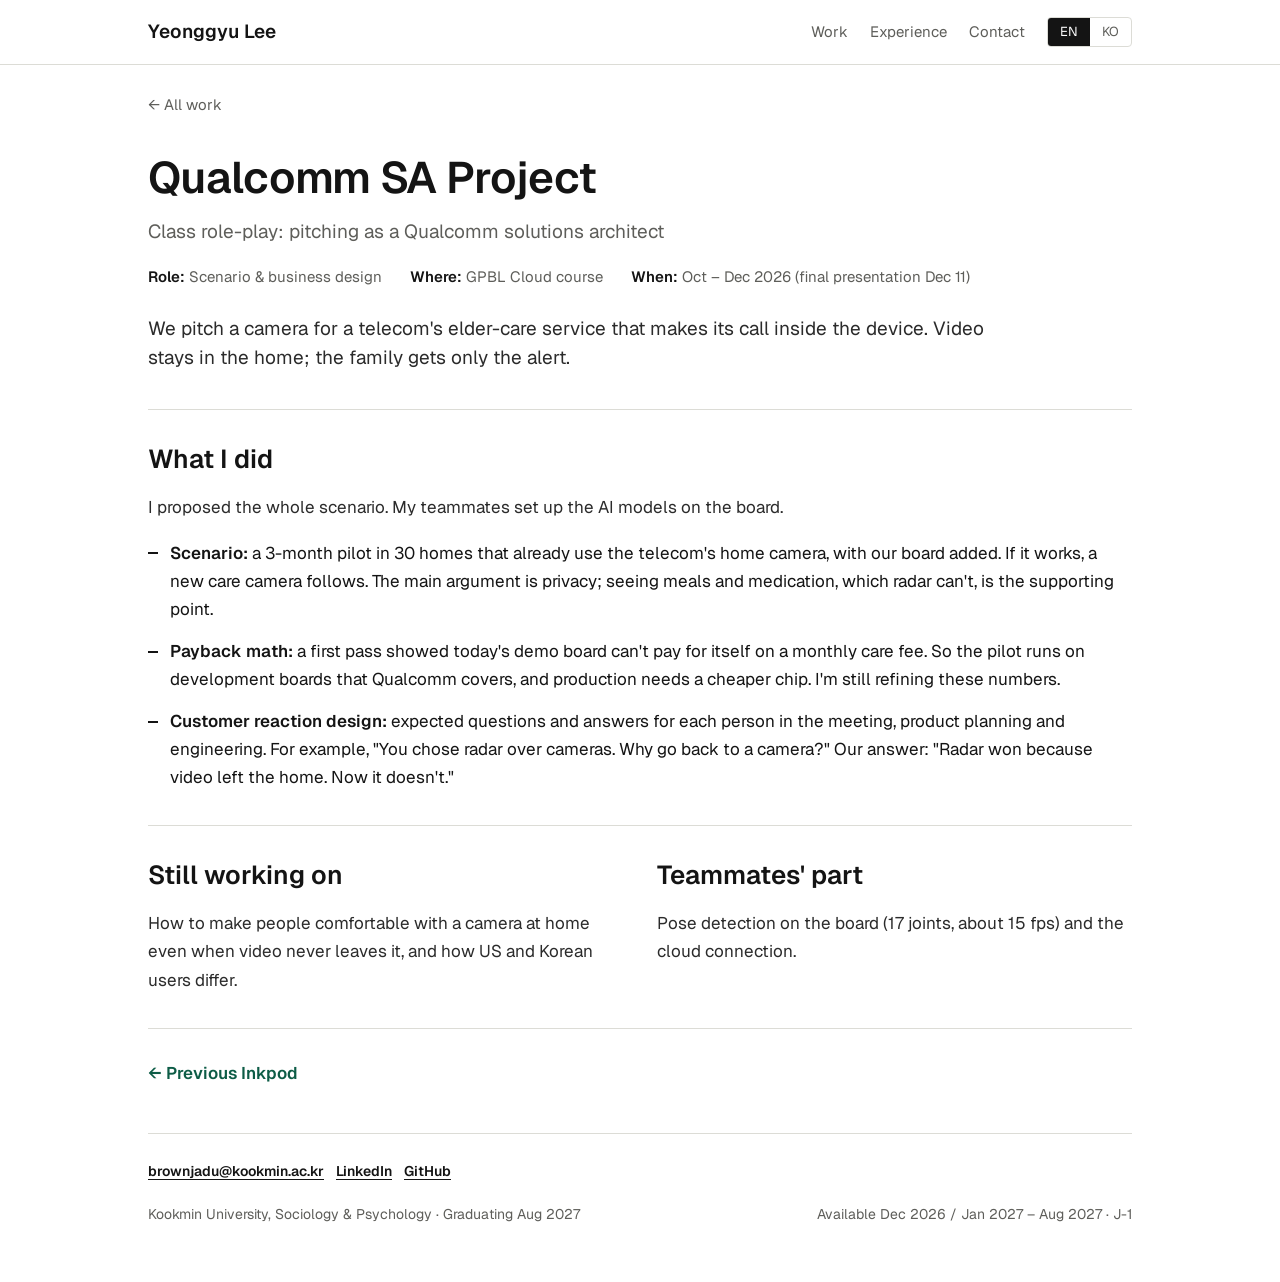
<file: projects/quietcare.html>
<!doctype html>
<html lang="en">
<head>
<meta charset="utf-8">
<meta name="viewport" content="width=device-width, initial-scale=1">
<title>Qualcomm SA Project — Yeonggyu Lee</title>
<meta name="description" content="Class role-play: pitching an on-device elder-care camera to a telecom as a Qualcomm solutions architect. I proposed the scenario and business case.">
<link rel="alternate" hreflang="ko" href="../ko/projects/quietcare.html">
<link rel="preconnect" href="https://fonts.googleapis.com">
<link rel="preconnect" href="https://fonts.gstatic.com" crossorigin>
<link rel="stylesheet" href="https://fonts.googleapis.com/css2?family=Geist:wght@400;600&display=swap">
<link rel="stylesheet" href="../style.css?v=20261115c">
<script src="../main.js" defer></script>
</head>
<body>
<a class="skip" href="#main">Skip to content</a>
<header class="site-header"><div class="wrap">
<a class="brand" href="../index.html">Yeonggyu Lee</a>
<nav class="nav" aria-label="Main">
<a href="../index.html#work">Work</a><a class="hide-sm" href="../index.html#experience">Experience</a><a href="../index.html#contact">Contact</a>
<span class="lang" role="group" aria-label="Language"><span class="on" aria-current="true">EN</span><a href="../ko/projects/quietcare.html" hreflang="ko" lang="ko">KO</a></span>
</nav>
</div></header>
<main id="main"><div class="wrap">
<div class="crumb"><a href="../index.html#work">← All work</a></div>
<div class="p-hero">
<h1 class="reveal">Qualcomm SA Project</h1>
<p class="p-sub reveal">Class role-play: pitching as a Qualcomm solutions architect</p>
<ul class="meta reveal"><li><b>Role:</b> Scenario &amp; business design</li><li><b>Where:</b> GPBL Cloud course</li><li><b>When:</b> Oct – Dec 2026 (final presentation Dec 11)</li></ul>
<p class="lead reveal">We pitch a camera for a telecom's elder-care service that makes its call inside the device. Video stays in the home; the family gets only the alert.</p>
</div>
<div class="p-sec reveal"><h2>What I did</h2><p class="story-method" style="margin-top:0">I proposed the whole scenario. My teammates set up the AI models on the board.</p><ul class="list" style="margin-top:18px"><li><b>Scenario:</b> a 3-month pilot in 30 homes that already use the telecom's home camera, with our board added. If it works, a new care camera follows. The main argument is privacy; seeing meals and medication, which radar can't, is the supporting point.</li><li><b>Payback math:</b> a first pass showed today's demo board can't pay for itself on a monthly care fee. So the pilot runs on development boards that Qualcomm covers, and production needs a cheaper chip. I'm still refining these numbers.</li><li><b>Customer reaction design:</b> expected questions and answers for each person in the meeting, product planning and engineering. For example, "You chose radar over cameras. Why go back to a camera?" Our answer: "Radar won because video left the home. Now it doesn't."</li></ul></div>
<div class="p-sec reveal"><div class="two"><div><h2>Still working on</h2><p class="story-method" style="margin-top:0">How to make people comfortable with a camera at home even when video never leaves it, and how US and Korean users differ.</p></div><div><h2>Teammates' part</h2><p class="story-method" style="margin-top:0">Pose detection on the board (17 joints, about 15 fps) and the cloud connection.</p></div></div></div>
<div class="pn"><a href="inkpod.html">← Previous Inkpod</a><span></span></div>
</div></main>
<footer><div class="wrap">
<ul class="foot-contact"><li><a href="mailto:brownjadu@kookmin.ac.kr">brownjadu@kookmin.ac.kr</a></li><li><a href="https://www.linkedin.com/in/yeonggyu-lee-294683342/" target="_blank" rel="noopener">LinkedIn</a></li><li><a href="https://github.com/YG2001HG" target="_blank" rel="noopener">GitHub</a></li></ul>
<div class="foot"><span>Kookmin University, Sociology & Psychology · Graduating Aug 2027</span><span>Available Dec 2026 / Jan 2027 – Aug 2027 · J-1</span></div>
</div></footer>
</body></html>
</file>
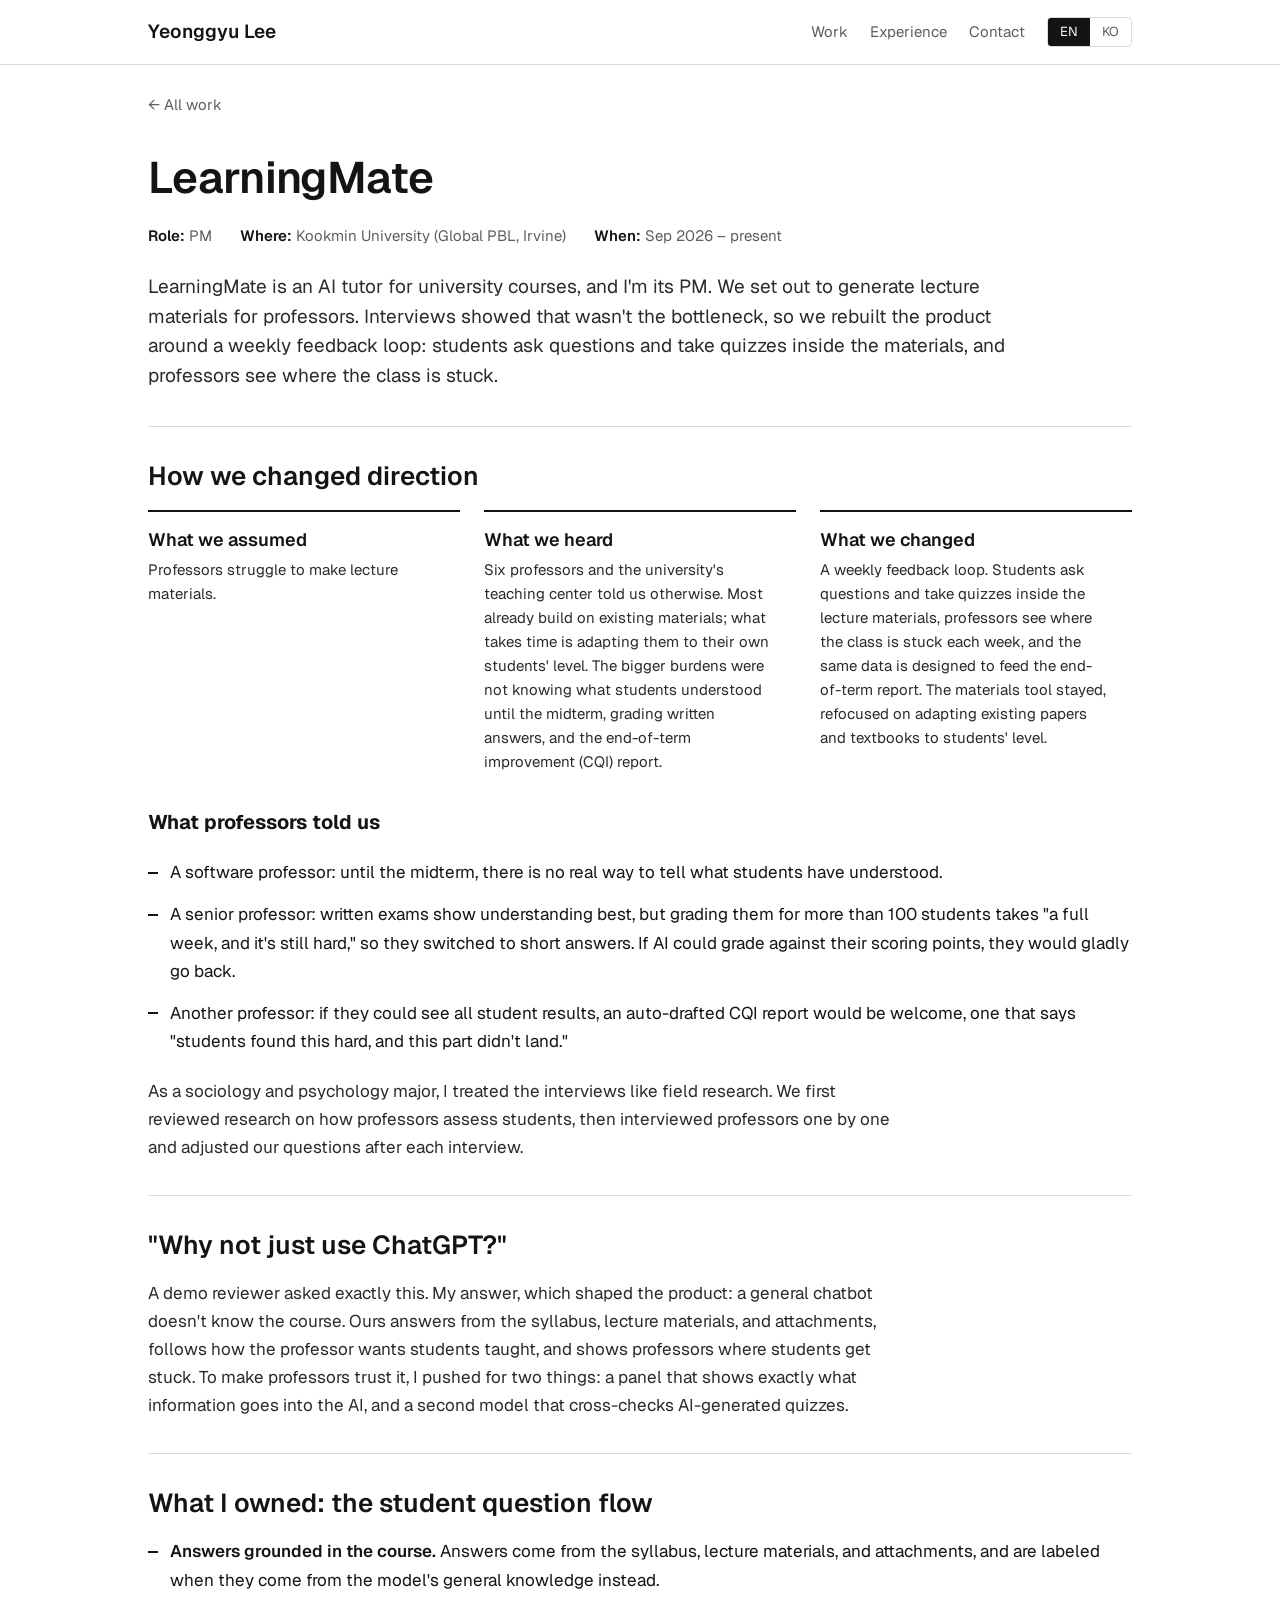
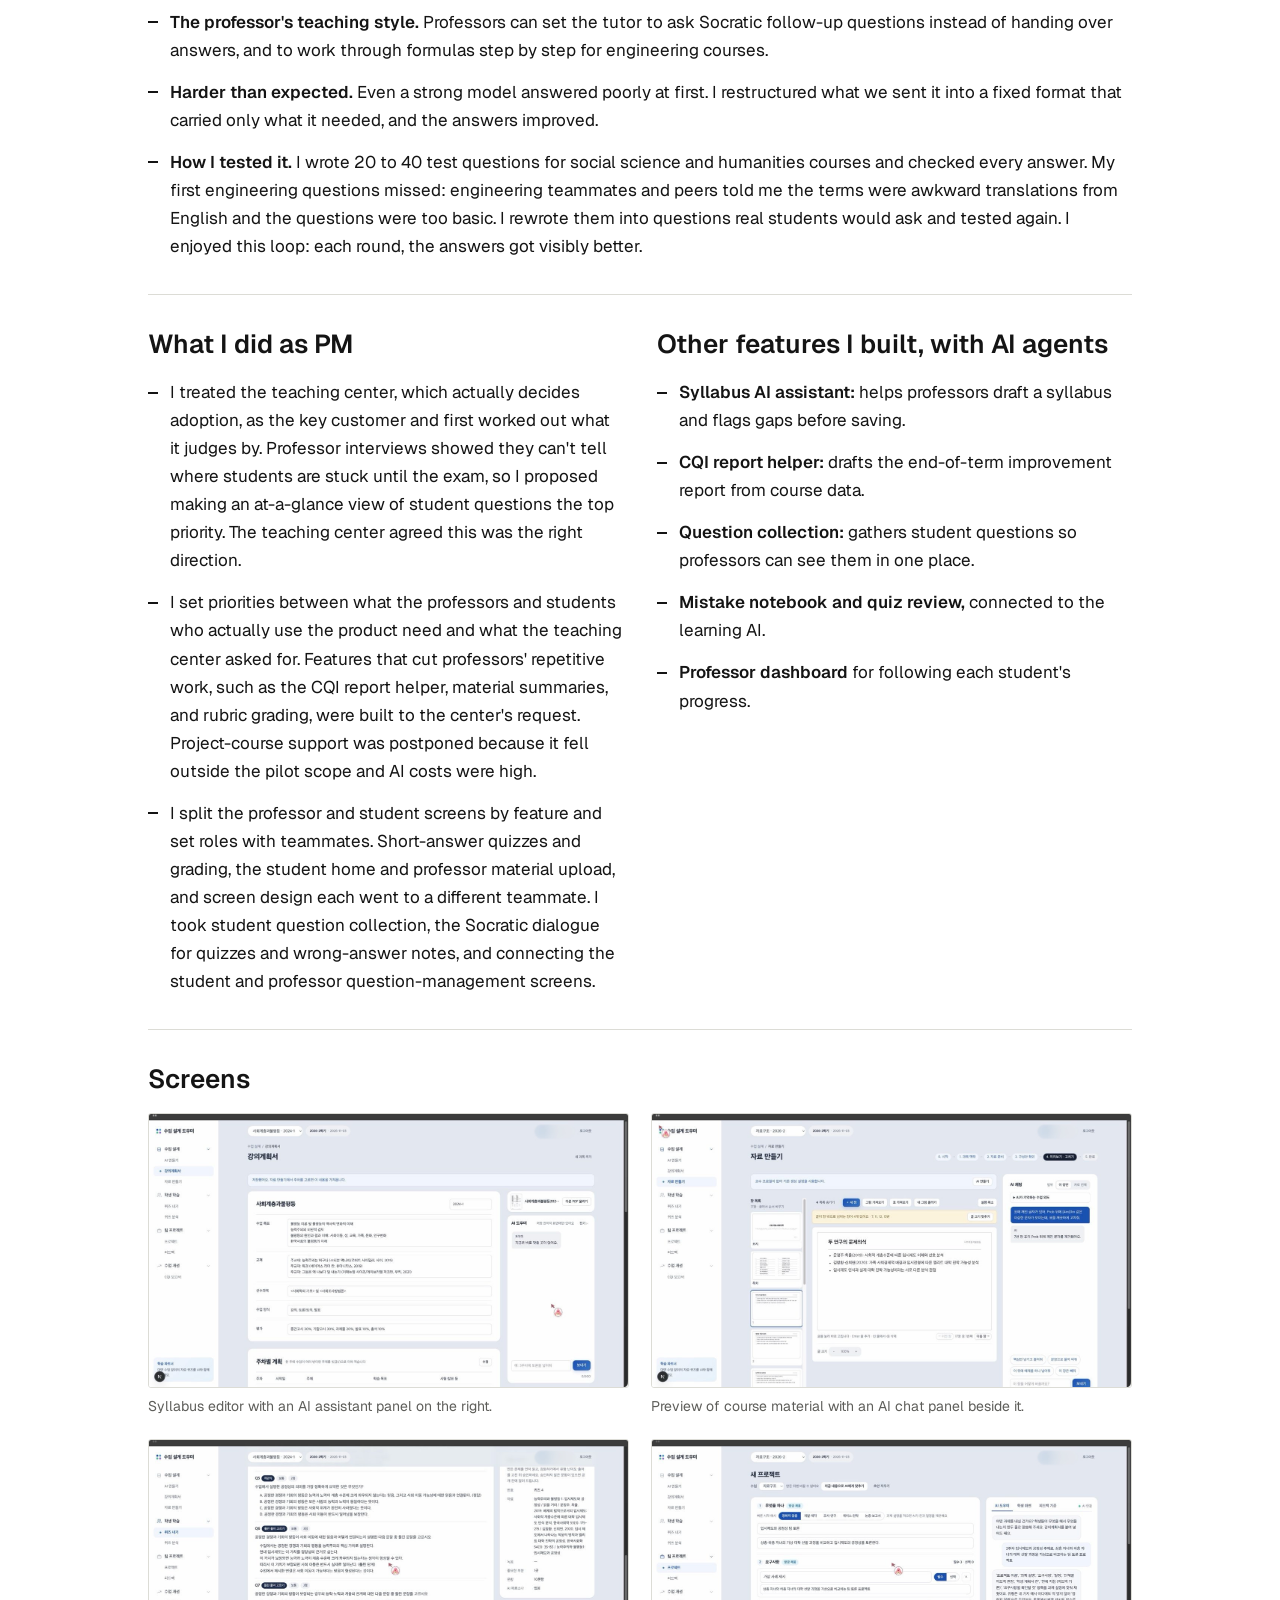
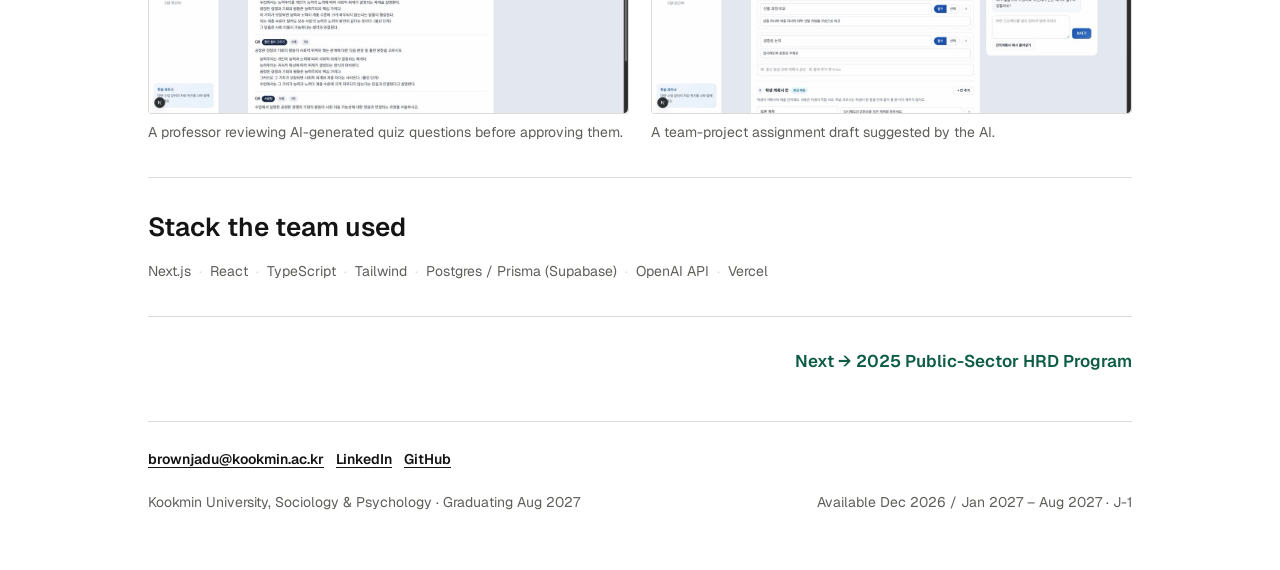
<file: projects/socra.html>
<!doctype html>
<html lang="en">
<head>
<meta charset="utf-8">
<meta name="viewport" content="width=device-width, initial-scale=1">
<title>LearningMate — Yeonggyu Lee</title>
<meta name="description" content="How six professor interviews changed what our AI tutor does, and the student question flow I owned and tested.">
<link rel="alternate" hreflang="ko" href="../ko/projects/socra.html">
<link rel="preconnect" href="https://fonts.googleapis.com">
<link rel="preconnect" href="https://fonts.gstatic.com" crossorigin>
<link rel="stylesheet" href="https://fonts.googleapis.com/css2?family=Geist:wght@400;600&display=swap">
<link rel="stylesheet" href="../style.css?v=20261115c">
<script src="../main.js" defer></script>
</head>
<body>
<a class="skip" href="#main">Skip to content</a>
<header class="site-header"><div class="wrap">
<a class="brand" href="../index.html">Yeonggyu Lee</a>
<nav class="nav" aria-label="Main">
<a href="../index.html#work">Work</a><a class="hide-sm" href="../index.html#experience">Experience</a><a href="../index.html#contact">Contact</a>
<span class="lang" role="group" aria-label="Language"><span class="on" aria-current="true">EN</span><a href="../ko/projects/socra.html" hreflang="ko" lang="ko">KO</a></span>
</nav>
</div></header>
<main id="main"><div class="wrap">
<div class="crumb"><a href="../index.html#work">← All work</a></div>
<div class="p-hero">
<h1 class="reveal">LearningMate</h1>
<ul class="meta reveal"><li><b>Role:</b> PM</li><li><b>Where:</b> Kookmin University (Global PBL, Irvine)</li><li><b>When:</b> Sep 2026 – present</li></ul>
<p class="lead reveal">LearningMate is an AI tutor for university courses, and I'm its PM. We set out to generate lecture materials for professors. Interviews showed that wasn't the bottleneck, so we rebuilt the product around a weekly feedback loop: students ask questions and take quizzes inside the materials, and professors see where the class is stuck.</p>
</div>
<div class="p-sec reveal"><h2>How we changed direction</h2><ol class="steps"><li><h3>What we assumed</h3><p>Professors struggle to make lecture materials.</p></li><li><h3>What we heard</h3><p>Six professors and the university's teaching center told us otherwise. Most already build on existing materials; what takes time is adapting them to their own students' level. The bigger burdens were not knowing what students understood until the midterm, grading written answers, and the end-of-term improvement (CQI) report.</p></li><li><h3>What we changed</h3><p>A weekly feedback loop. Students ask questions and take quizzes inside the lecture materials, professors see where the class is stuck each week, and the same data is designed to feed the end-of-term report. The materials tool stayed, refocused on adapting existing papers and textbooks to students' level.</p></li></ol>
<h3 style="margin-top:var(--space-5)">What professors told us</h3>
<ul class="list"><li>A software professor: until the midterm, there is no real way to tell what students have understood.</li><li>A senior professor: written exams show understanding best, but grading them for more than 100 students takes "a full week, and it's still hard," so they switched to short answers. If AI could grade against their scoring points, they would gladly go back.</li><li>Another professor: if they could see all student results, an auto-drafted CQI report would be welcome, one that says "students found this hard, and this part didn't land."</li></ul>
<p class="story-method">As a sociology and psychology major, I treated the interviews like field research. We first reviewed research on how professors assess students, then interviewed professors one by one and adjusted our questions after each interview.</p></div>
<div class="p-sec reveal"><h2>"Why not just use ChatGPT?"</h2><p class="story-method" style="margin-top:0">A demo reviewer asked exactly this. My answer, which shaped the product: a general chatbot doesn't know the course. Ours answers from the syllabus, lecture materials, and attachments, follows how the professor wants students taught, and shows professors where students get stuck. To make professors trust it, I pushed for two things: a panel that shows exactly what information goes into the AI, and a second model that cross-checks AI-generated quizzes.</p></div>
<div class="p-sec reveal"><h2>What I owned: the student question flow</h2><ul class="list"><li><b>Answers grounded in the course.</b> Answers come from the syllabus, lecture materials, and attachments, and are labeled when they come from the model's general knowledge instead.</li><li><b>The professor's teaching style.</b> Professors can set the tutor to ask Socratic follow-up questions instead of handing over answers, and to work through formulas step by step for engineering courses.</li><li><b>Harder than expected.</b> Even a strong model answered poorly at first. I restructured what we sent it into a fixed format that carried only what it needed, and the answers improved.</li><li><b>How I tested it.</b> I wrote 20 to 40 test questions for social science and humanities courses and checked every answer. My first engineering questions missed: engineering teammates and peers told me the terms were awkward translations from English and the questions were too basic. I rewrote them into questions real students would ask and tested again. I enjoyed this loop: each round, the answers got visibly better.</li></ul></div>
<div class="p-sec reveal"><div class="two"><div><h2>What I did as PM</h2><ul class="list"><li>I treated the teaching center, which actually decides adoption, as the key customer and first worked out what it judges by. Professor interviews showed they can't tell where students are stuck until the exam, so I proposed making an at-a-glance view of student questions the top priority. The teaching center agreed this was the right direction.</li><li>I set priorities between what the professors and students who actually use the product need and what the teaching center asked for. Features that cut professors' repetitive work, such as the CQI report helper, material summaries, and rubric grading, were built to the center's request. Project-course support was postponed because it fell outside the pilot scope and AI costs were high.</li><li>I split the professor and student screens by feature and set roles with teammates. Short-answer quizzes and grading, the student home and professor material upload, and screen design each went to a different teammate. I took student question collection, the Socratic dialogue for quizzes and wrong-answer notes, and connecting the student and professor question-management screens.</li></ul></div><div><h2>Other features I built, with AI agents</h2><ul class="list"><li><b>Syllabus AI assistant:</b> helps professors draft a syllabus and flags gaps before saving.</li><li><b>CQI report helper:</b> drafts the end-of-term improvement report from course data.</li><li><b>Question collection:</b> gathers student questions so professors can see them in one place.</li><li><b>Mistake notebook and quiz review,</b> connected to the learning AI.</li><li><b>Professor dashboard</b> for following each student's progress.</li></ul></div></div></div>
<div class="p-sec"><h2 class="reveal">Screens</h2><div class="shots stagger"><figure class="reveal"><img class="shot" src="../assets/socra-syllabus-ai-assistant.jpg" alt="A syllabus page with a chat panel for the AI assistant." loading="lazy" width="1280" height="729" tabindex="0"><figcaption>Syllabus editor with an AI assistant panel on the right.</figcaption></figure><figure class="reveal"><img class="shot" src="../assets/socra-material-preview-chat.jpg" alt="A slide preview in the middle with an AI chat panel on the right." loading="lazy" width="1280" height="729" tabindex="0"><figcaption>Preview of course material with an AI chat panel beside it.</figcaption></figure><figure class="reveal"><img class="shot" src="../assets/socra-quiz-review.jpg" alt="A quiz review page listing questions with answers and difficulty labels." loading="lazy" width="1280" height="729" tabindex="0"><figcaption>A professor reviewing AI-generated quiz questions before approving them.</figcaption></figure><figure class="reveal"><img class="shot" src="../assets/socra-team-project-ai-suggestions.jpg" alt="A new team project form beside an AI chat panel with suggestions." loading="lazy" width="1280" height="729" tabindex="0"><figcaption>A team-project assignment draft suggested by the AI.</figcaption></figure></div></div>
<div class="p-sec reveal"><h2>Stack the team used</h2><ul class="tags"><li>Next.js</li><li>React</li><li>TypeScript</li><li>Tailwind</li><li>Postgres / Prisma (Supabase)</li><li>OpenAI API</li><li>Vercel</li></ul></div>
<div class="pn"><span></span><a href="kmac.html">Next → 2025 Public-Sector HRD Program</a></div>
</div></main>
<footer><div class="wrap">
<ul class="foot-contact"><li><a href="mailto:brownjadu@kookmin.ac.kr">brownjadu@kookmin.ac.kr</a></li><li><a href="https://www.linkedin.com/in/yeonggyu-lee-294683342/" target="_blank" rel="noopener">LinkedIn</a></li><li><a href="https://github.com/YG2001HG" target="_blank" rel="noopener">GitHub</a></li></ul>
<div class="foot"><span>Kookmin University, Sociology & Psychology · Graduating Aug 2027</span><span>Available Dec 2026 / Jan 2027 – Aug 2027 · J-1</span></div>
</div></footer>
</body></html>
</file>
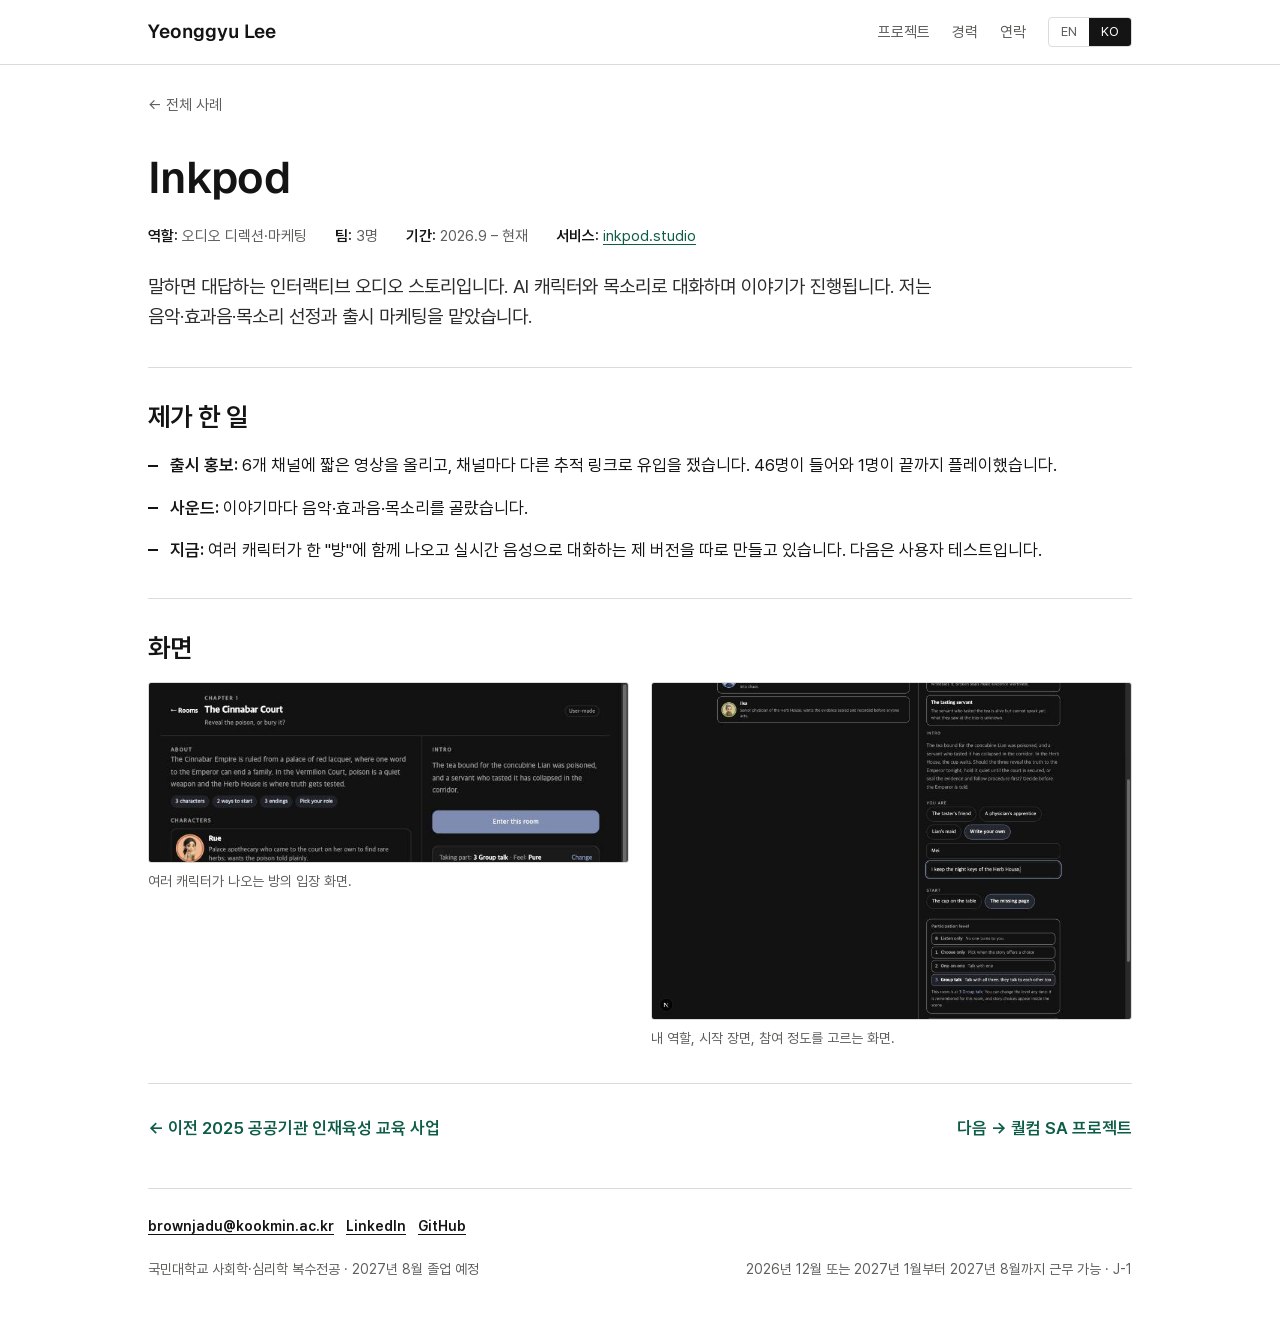
<file: ko/projects/inkpod.html>
<!doctype html>
<html lang="ko">
<head>
<meta charset="utf-8">
<meta name="viewport" content="width=device-width, initial-scale=1">
<title>Inkpod — 이영규</title>
<meta name="description" content="말하면 대답하는 인터랙티브 오디오 스토리. 3인 팀에서 오디오 디렉션과 출시 마케팅을 맡았습니다.">
<link rel="alternate" hreflang="en" href="../../projects/inkpod.html">
<link rel="preconnect" href="https://fonts.googleapis.com">
<link rel="preconnect" href="https://fonts.gstatic.com" crossorigin>
<link rel="stylesheet" href="https://fonts.googleapis.com/css2?family=Geist:wght@400;600&display=swap">
<link rel="stylesheet" href="../../style.css?v=20261115c">
<script src="../../main.js" defer></script>
</head>
<body>
<a class="skip" href="#main">본문으로 건너뛰기</a>
<header class="site-header"><div class="wrap">
<a class="brand" href="../index.html">Yeonggyu Lee</a>
<nav class="nav" aria-label="Main">
<a href="../index.html#work">프로젝트</a><a class="hide-sm" href="../index.html#experience">경력</a><a href="../index.html#contact">연락</a>
<span class="lang" role="group" aria-label="Language"><a href="../../projects/inkpod.html" hreflang="en" lang="en">EN</a><span class="on" aria-current="true">KO</span></span>
</nav>
</div></header>
<main id="main"><div class="wrap">
<div class="crumb"><a href="../index.html#work">← 전체 사례</a></div>
<div class="p-hero">
<h1 class="reveal">Inkpod</h1>
<ul class="meta reveal"><li><b>역할:</b> 오디오 디렉션·마케팅</li><li><b>팀:</b> 3명</li><li><b>기간:</b> 2026.9 – 현재</li><li><b>서비스:</b> <a href="https://inkpod.studio" target="_blank" rel="noopener">inkpod.studio</a></li></ul>
<p class="lead reveal">말하면 대답하는 인터랙티브 오디오 스토리입니다. AI 캐릭터와 목소리로 대화하며 이야기가 진행됩니다. 저는 음악·효과음·목소리 선정과 출시 마케팅을 맡았습니다.</p>
</div>
<div class="p-sec reveal"><h2>제가 한 일</h2><ul class="list"><li><b>출시 홍보:</b> 6개 채널에 짧은 영상을 올리고, 채널마다 다른 추적 링크로 유입을 쟀습니다. 46명이 들어와 1명이 끝까지 플레이했습니다.</li><li><b>사운드:</b> 이야기마다 음악·효과음·목소리를 골랐습니다.</li><li><b>지금:</b> 여러 캐릭터가 한 "방"에 함께 나오고 실시간 음성으로 대화하는 제 버전을 따로 만들고 있습니다. 다음은 사용자 테스트입니다.</li></ul></div>
<div class="p-sec"><h2 class="reveal">화면</h2><div class="shots stagger"><figure class="reveal"><img class="shot" src="../../assets/inkpod-cinnabar-room.png" alt="The Cinnabar Court 방 입장 화면. 소개와 방 입장 버튼." loading="lazy" width="640" height="240" tabindex="0"><figcaption>여러 캐릭터가 나오는 방의 입장 화면.</figcaption></figure><figure class="reveal"><img class="shot" src="../../assets/inkpod-cinnabar-entry.jpg" alt="내 역할, 시작 장면, 참여 정도를 고르는 방 설정 화면." loading="lazy" width="800" height="562" tabindex="0"><figcaption>내 역할, 시작 장면, 참여 정도를 고르는 화면.</figcaption></figure></div></div>
<div class="pn"><a href="kmac.html">← 이전 2025 공공기관 인재육성 교육 사업</a><a href="quietcare.html">다음 → 퀄컴 SA 프로젝트</a></div>
</div></main>
<footer><div class="wrap">
<ul class="foot-contact"><li><a href="mailto:brownjadu@kookmin.ac.kr">brownjadu@kookmin.ac.kr</a></li><li><a href="https://www.linkedin.com/in/yeonggyu-lee-294683342/" target="_blank" rel="noopener">LinkedIn</a></li><li><a href="https://github.com/YG2001HG" target="_blank" rel="noopener">GitHub</a></li></ul>
<div class="foot"><span>국민대학교 사회학·심리학 복수전공 · 2027년 8월 졸업 예정</span><span>2026년 12월 또는 2027년 1월부터 2027년 8월까지 근무 가능 · J-1</span></div>
</div></footer>
</body></html>
</file>
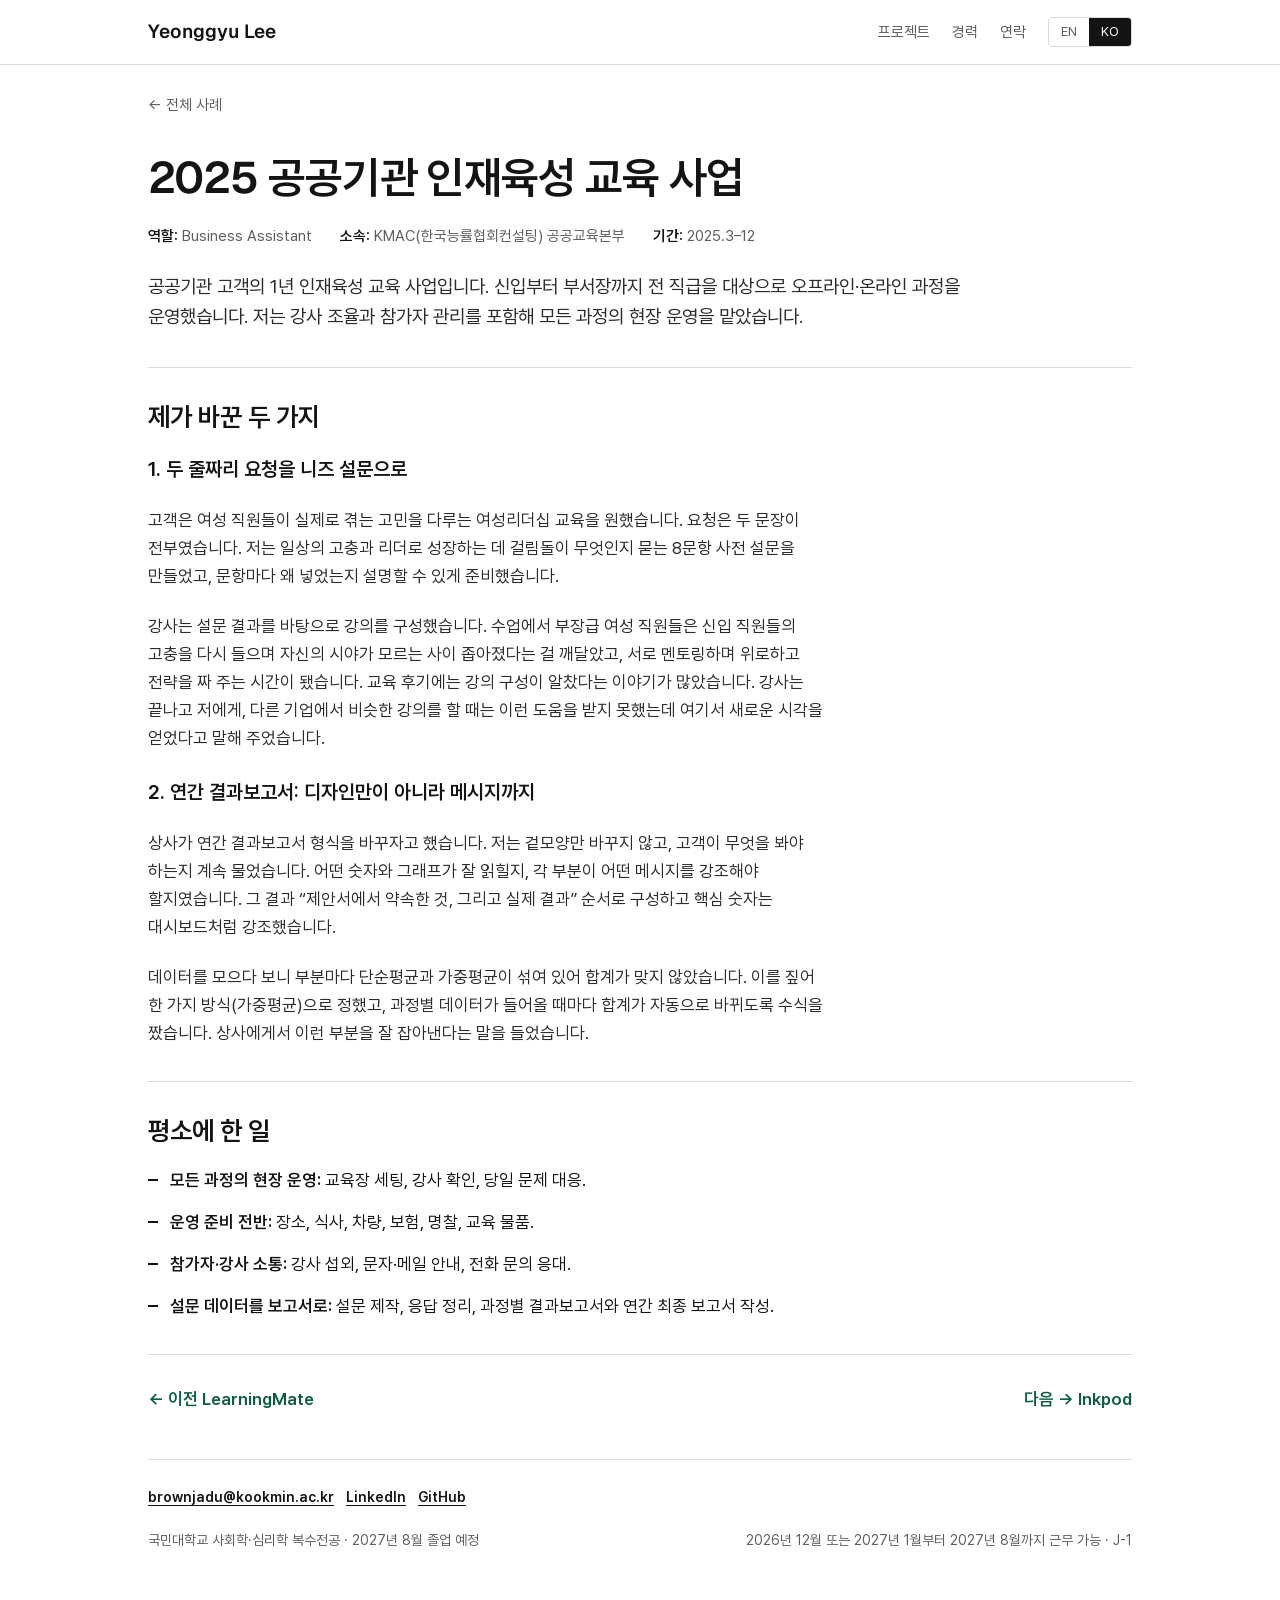
<file: ko/projects/kmac.html>
<!doctype html>
<html lang="ko">
<head>
<meta charset="utf-8">
<meta name="viewport" content="width=device-width, initial-scale=1">
<title>2025 공공기관 인재육성 교육 사업 — 이영규</title>
<meta name="description" content="공공기관 고객의 전 직급 대상 1년 교육 사업. 고객 요청을 니즈 설문으로 풀고 연간 결과보고서를 다시 짠 과정.">
<link rel="alternate" hreflang="en" href="../../projects/kmac.html">
<link rel="preconnect" href="https://fonts.googleapis.com">
<link rel="preconnect" href="https://fonts.gstatic.com" crossorigin>
<link rel="stylesheet" href="https://fonts.googleapis.com/css2?family=Geist:wght@400;600&display=swap">
<link rel="stylesheet" href="../../style.css?v=20261115c">
<script src="../../main.js" defer></script>
</head>
<body>
<a class="skip" href="#main">본문으로 건너뛰기</a>
<header class="site-header"><div class="wrap">
<a class="brand" href="../index.html">Yeonggyu Lee</a>
<nav class="nav" aria-label="Main">
<a href="../index.html#work">프로젝트</a><a class="hide-sm" href="../index.html#experience">경력</a><a href="../index.html#contact">연락</a>
<span class="lang" role="group" aria-label="Language"><a href="../../projects/kmac.html" hreflang="en" lang="en">EN</a><span class="on" aria-current="true">KO</span></span>
</nav>
</div></header>
<main id="main"><div class="wrap">
<div class="crumb"><a href="../index.html#work">← 전체 사례</a></div>
<div class="p-hero">
<h1 class="reveal">2025 공공기관 인재육성 교육 사업</h1>
<ul class="meta reveal"><li><b>역할:</b> Business Assistant</li><li><b>소속:</b> KMAC(한국능률협회컨설팅) 공공교육본부</li><li><b>기간:</b> 2025.3–12</li></ul>
<p class="lead reveal">공공기관 고객의 1년 인재육성 교육 사업입니다. 신입부터 부서장까지 전 직급을 대상으로 오프라인·온라인 과정을 운영했습니다. 저는 강사 조율과 참가자 관리를 포함해 모든 과정의 현장 운영을 맡았습니다.</p>
</div>
<div class="p-sec reveal"><h2>제가 바꾼 두 가지</h2>
<h3>1. 두 줄짜리 요청을 니즈 설문으로</h3>
<p class="story-method" style="margin-top:8px">고객은 여성 직원들이 실제로 겪는 고민을 다루는 여성리더십 교육을 원했습니다. 요청은 두 문장이 전부였습니다. 저는 일상의 고충과 리더로 성장하는 데 걸림돌이 무엇인지 묻는 8문항 사전 설문을 만들었고, 문항마다 왜 넣었는지 설명할 수 있게 준비했습니다.</p>
<p class="story-method">강사는 설문 결과를 바탕으로 강의를 구성했습니다. 수업에서 부장급 여성 직원들은 신입 직원들의 고충을 다시 들으며 자신의 시야가 모르는 사이 좁아졌다는 걸 깨달았고, 서로 멘토링하며 위로하고 전략을 짜 주는 시간이 됐습니다. 교육 후기에는 강의 구성이 알찼다는 이야기가 많았습니다. 강사는 끝나고 저에게, 다른 기업에서 비슷한 강의를 할 때는 이런 도움을 받지 못했는데 여기서 새로운 시각을 얻었다고 말해 주었습니다.</p>
<h3 style="margin-top:var(--space-5)">2. 연간 결과보고서: 디자인만이 아니라 메시지까지</h3>
<p class="story-method" style="margin-top:8px">상사가 연간 결과보고서 형식을 바꾸자고 했습니다. 저는 겉모양만 바꾸지 않고, 고객이 무엇을 봐야 하는지 계속 물었습니다. 어떤 숫자와 그래프가 잘 읽힐지, 각 부분이 어떤 메시지를 강조해야 할지였습니다. 그 결과 “제안서에서 약속한 것, 그리고 실제 결과” 순서로 구성하고 핵심 숫자는 대시보드처럼 강조했습니다.</p>
<p class="story-method">데이터를 모으다 보니 부분마다 단순평균과 가중평균이 섞여 있어 합계가 맞지 않았습니다. 이를 짚어 한 가지 방식(가중평균)으로 정했고, 과정별 데이터가 들어올 때마다 합계가 자동으로 바뀌도록 수식을 짰습니다. 상사에게서 이런 부분을 잘 잡아낸다는 말을 들었습니다.</p></div>
<div class="p-sec reveal"><h2>평소에 한 일</h2><ul class="list"><li><b>모든 과정의 현장 운영:</b> 교육장 세팅, 강사 확인, 당일 문제 대응.</li><li><b>운영 준비 전반:</b> 장소, 식사, 차량, 보험, 명찰, 교육 물품.</li><li><b>참가자·강사 소통:</b> 강사 섭외, 문자·메일 안내, 전화 문의 응대.</li><li><b>설문 데이터를 보고서로:</b> 설문 제작, 응답 정리, 과정별 결과보고서와 연간 최종 보고서 작성.</li></ul></div>
<div class="pn"><a href="socra.html">← 이전 LearningMate</a><a href="inkpod.html">다음 → Inkpod</a></div>
</div></main>
<footer><div class="wrap">
<ul class="foot-contact"><li><a href="mailto:brownjadu@kookmin.ac.kr">brownjadu@kookmin.ac.kr</a></li><li><a href="https://www.linkedin.com/in/yeonggyu-lee-294683342/" target="_blank" rel="noopener">LinkedIn</a></li><li><a href="https://github.com/YG2001HG" target="_blank" rel="noopener">GitHub</a></li></ul>
<div class="foot"><span>국민대학교 사회학·심리학 복수전공 · 2027년 8월 졸업 예정</span><span>2026년 12월 또는 2027년 1월부터 2027년 8월까지 근무 가능 · J-1</span></div>
</div></footer>
</body></html>
</file>
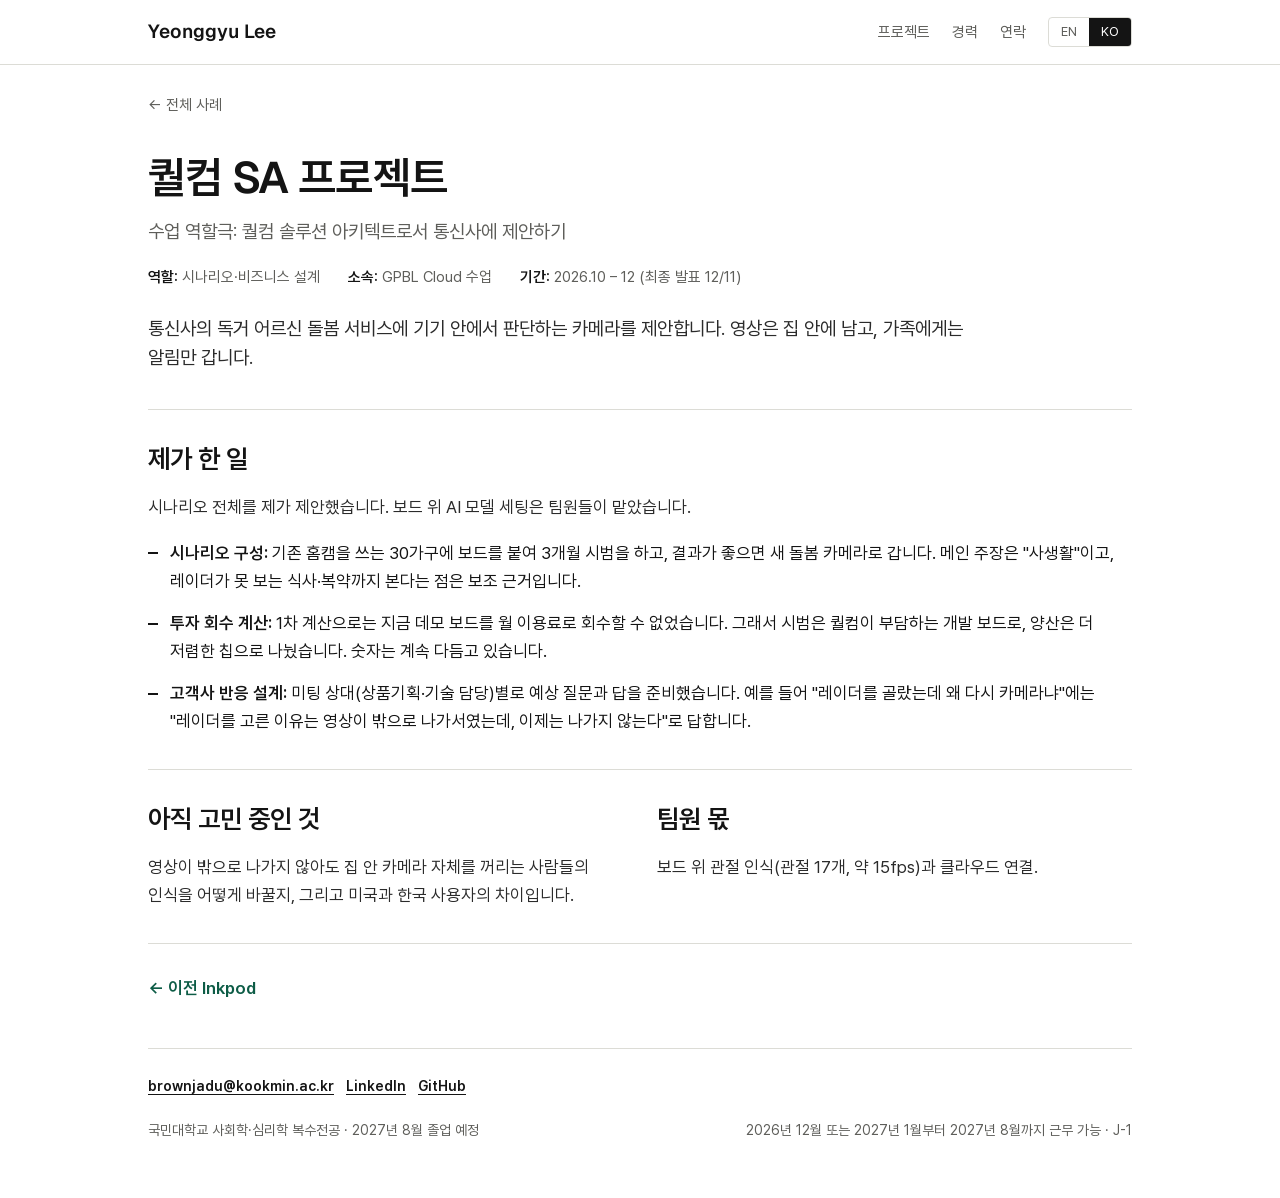
<file: ko/projects/quietcare.html>
<!doctype html>
<html lang="ko">
<head>
<meta charset="utf-8">
<meta name="viewport" content="width=device-width, initial-scale=1">
<title>퀄컴 SA 프로젝트 — 이영규</title>
<meta name="description" content="수업 역할극: 퀄컴 솔루션 아키텍트로서 통신사에 기기 안에서 판단하는 돌봄 카메라를 제안. 시나리오와 비즈니스 설계를 맡았습니다.">
<link rel="alternate" hreflang="en" href="../../projects/quietcare.html">
<link rel="preconnect" href="https://fonts.googleapis.com">
<link rel="preconnect" href="https://fonts.gstatic.com" crossorigin>
<link rel="stylesheet" href="https://fonts.googleapis.com/css2?family=Geist:wght@400;600&display=swap">
<link rel="stylesheet" href="../../style.css?v=20261115c">
<script src="../../main.js" defer></script>
</head>
<body>
<a class="skip" href="#main">본문으로 건너뛰기</a>
<header class="site-header"><div class="wrap">
<a class="brand" href="../index.html">Yeonggyu Lee</a>
<nav class="nav" aria-label="Main">
<a href="../index.html#work">프로젝트</a><a class="hide-sm" href="../index.html#experience">경력</a><a href="../index.html#contact">연락</a>
<span class="lang" role="group" aria-label="Language"><a href="../../projects/quietcare.html" hreflang="en" lang="en">EN</a><span class="on" aria-current="true">KO</span></span>
</nav>
</div></header>
<main id="main"><div class="wrap">
<div class="crumb"><a href="../index.html#work">← 전체 사례</a></div>
<div class="p-hero">
<h1 class="reveal">퀄컴 SA 프로젝트</h1>
<p class="p-sub reveal">수업 역할극: 퀄컴 솔루션 아키텍트로서 통신사에 제안하기</p>
<ul class="meta reveal"><li><b>역할:</b> 시나리오·비즈니스 설계</li><li><b>소속:</b> GPBL Cloud 수업</li><li><b>기간:</b> 2026.10 – 12 (최종 발표 12/11)</li></ul>
<p class="lead reveal">통신사의 독거 어르신 돌봄 서비스에 기기 안에서 판단하는 카메라를 제안합니다. 영상은 집 안에 남고, 가족에게는 알림만 갑니다.</p>
</div>
<div class="p-sec reveal"><h2>제가 한 일</h2><p class="story-method" style="margin-top:0">시나리오 전체를 제가 제안했습니다. 보드 위 AI 모델 세팅은 팀원들이 맡았습니다.</p><ul class="list" style="margin-top:18px"><li><b>시나리오 구성:</b> 기존 홈캠을 쓰는 30가구에 보드를 붙여 3개월 시범을 하고, 결과가 좋으면 새 돌봄 카메라로 갑니다. 메인 주장은 "사생활"이고, 레이더가 못 보는 식사·복약까지 본다는 점은 보조 근거입니다.</li><li><b>투자 회수 계산:</b> 1차 계산으로는 지금 데모 보드를 월 이용료로 회수할 수 없었습니다. 그래서 시범은 퀄컴이 부담하는 개발 보드로, 양산은 더 저렴한 칩으로 나눴습니다. 숫자는 계속 다듬고 있습니다.</li><li><b>고객사 반응 설계:</b> 미팅 상대(상품기획·기술 담당)별로 예상 질문과 답을 준비했습니다. 예를 들어 "레이더를 골랐는데 왜 다시 카메라냐"에는 "레이더를 고른 이유는 영상이 밖으로 나가서였는데, 이제는 나가지 않는다"로 답합니다.</li></ul></div>
<div class="p-sec reveal"><div class="two"><div><h2>아직 고민 중인 것</h2><p class="story-method" style="margin-top:0">영상이 밖으로 나가지 않아도 집 안 카메라 자체를 꺼리는 사람들의 인식을 어떻게 바꿀지, 그리고 미국과 한국 사용자의 차이입니다.</p></div><div><h2>팀원 몫</h2><p class="story-method" style="margin-top:0">보드 위 관절 인식(관절 17개, 약 15fps)과 클라우드 연결.</p></div></div></div>
<div class="pn"><a href="inkpod.html">← 이전 Inkpod</a><span></span></div>
</div></main>
<footer><div class="wrap">
<ul class="foot-contact"><li><a href="mailto:brownjadu@kookmin.ac.kr">brownjadu@kookmin.ac.kr</a></li><li><a href="https://www.linkedin.com/in/yeonggyu-lee-294683342/" target="_blank" rel="noopener">LinkedIn</a></li><li><a href="https://github.com/YG2001HG" target="_blank" rel="noopener">GitHub</a></li></ul>
<div class="foot"><span>국민대학교 사회학·심리학 복수전공 · 2027년 8월 졸업 예정</span><span>2026년 12월 또는 2027년 1월부터 2027년 8월까지 근무 가능 · J-1</span></div>
</div></footer>
</body></html>
</file>
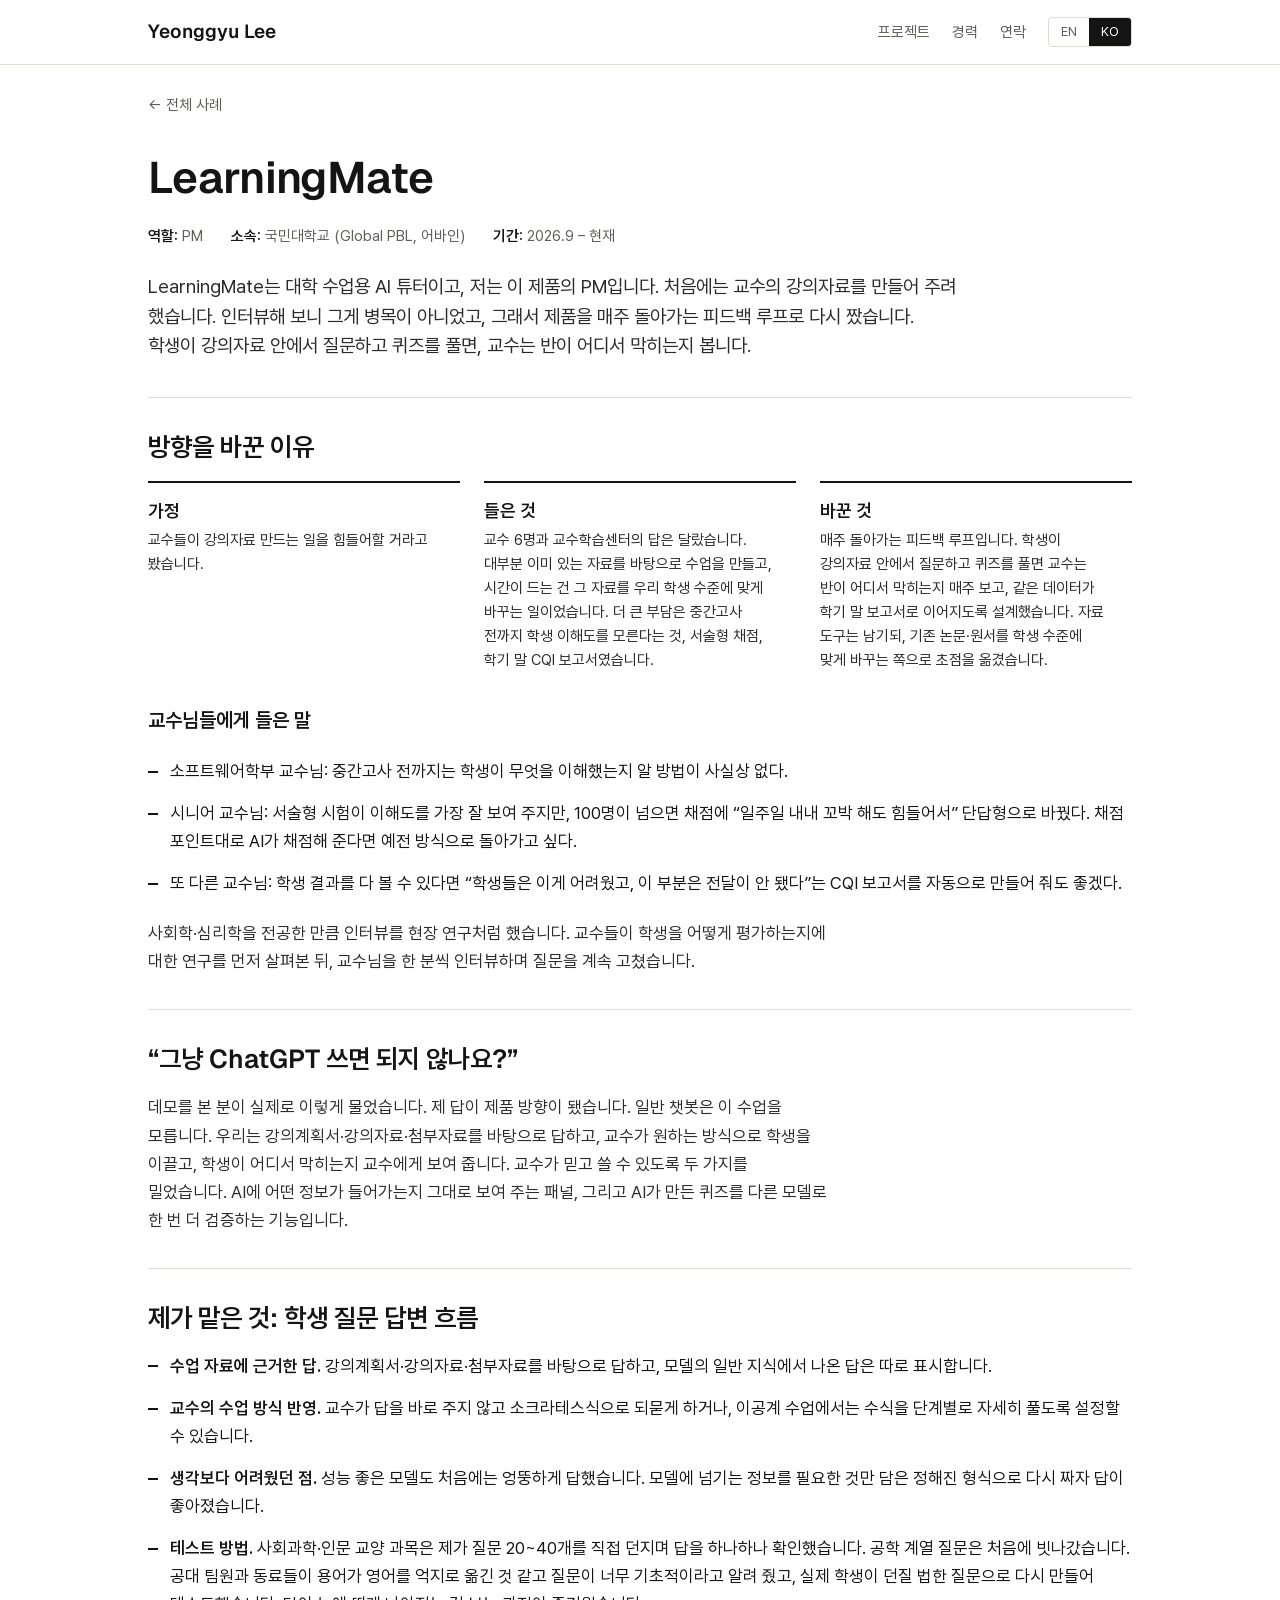
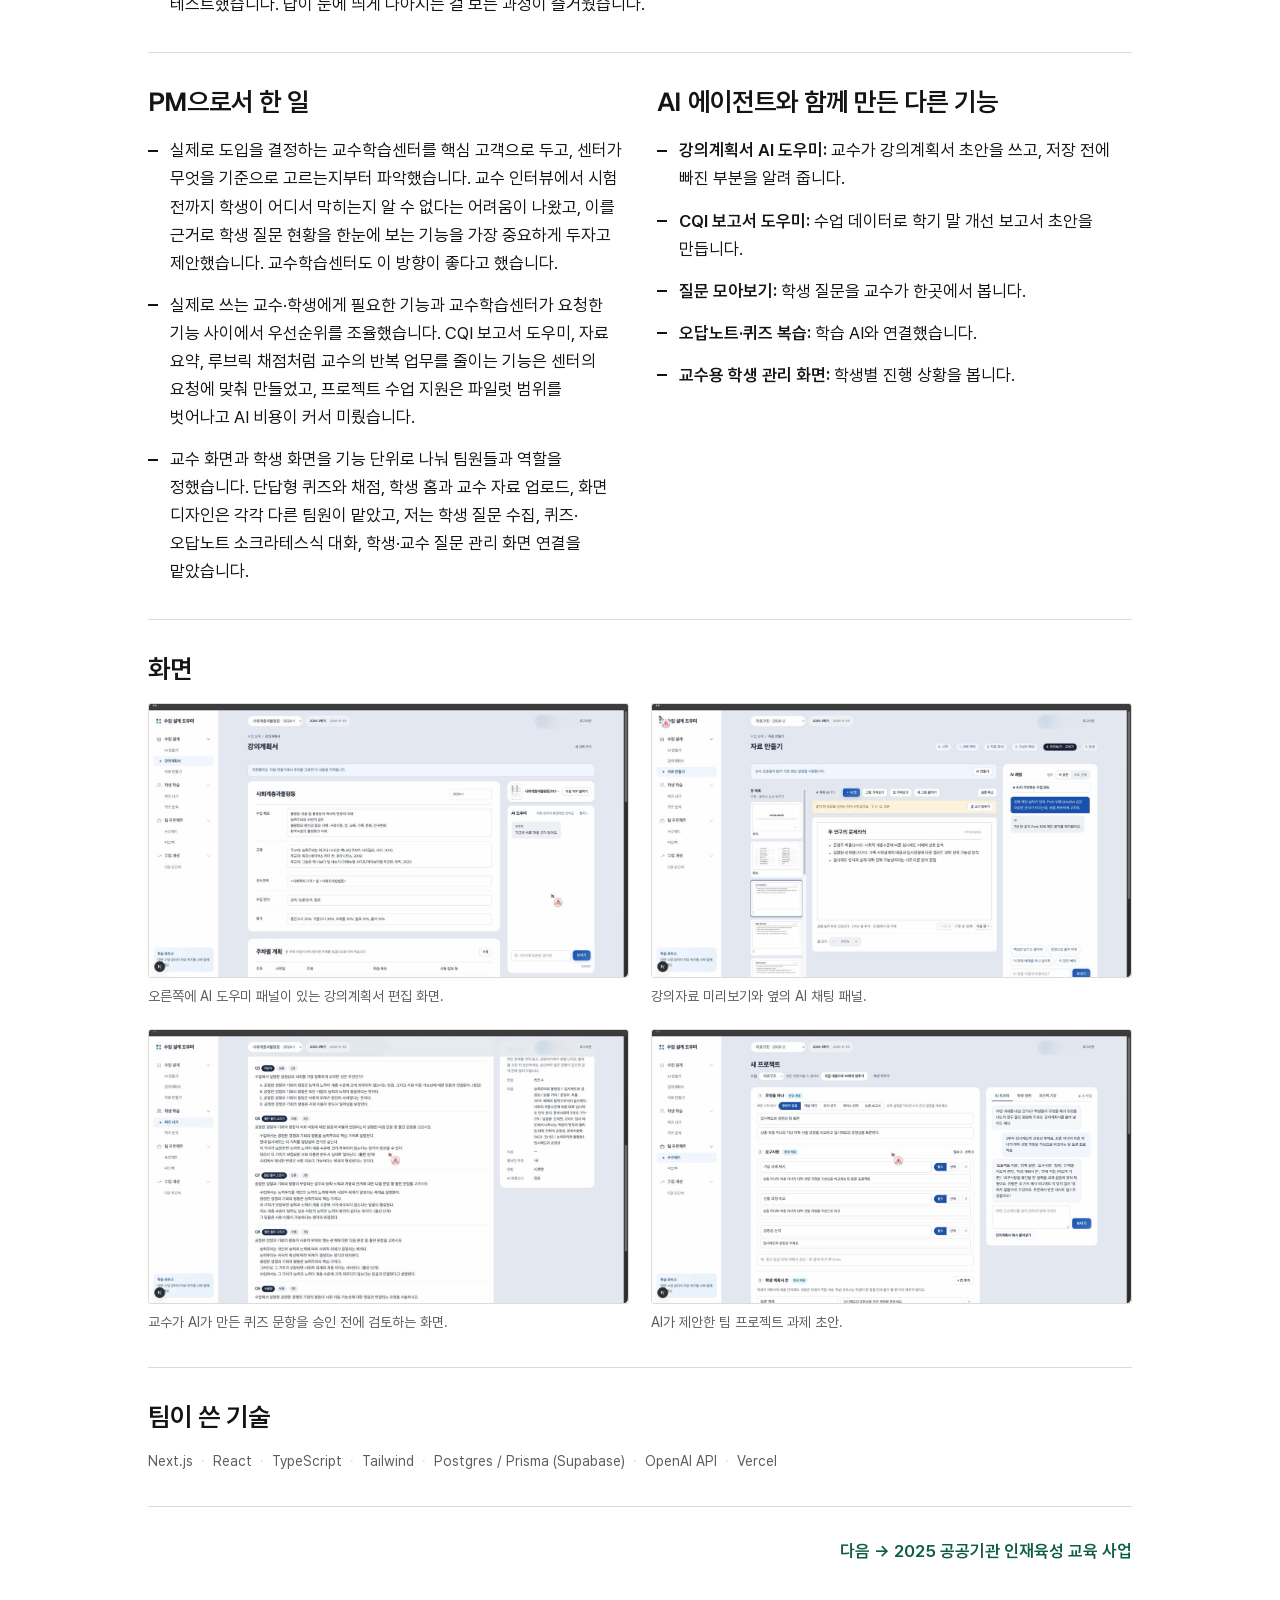
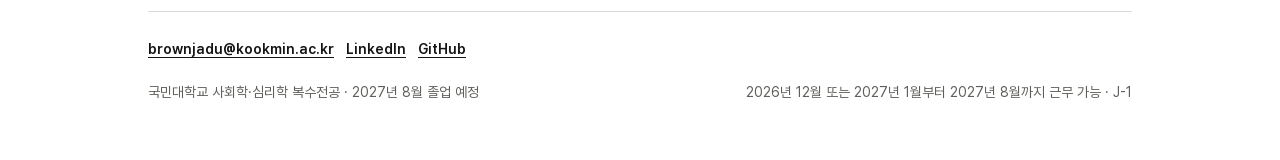
<file: ko/projects/socra.html>
<!doctype html>
<html lang="ko">
<head>
<meta charset="utf-8">
<meta name="viewport" content="width=device-width, initial-scale=1">
<title>LearningMate — 이영규</title>
<meta name="description" content="교수 6명 인터뷰로 AI 튜터의 방향을 바꾼 과정, 그리고 제가 맡아 테스트한 학생 질문 답변 흐름.">
<link rel="alternate" hreflang="en" href="../../projects/socra.html">
<link rel="preconnect" href="https://fonts.googleapis.com">
<link rel="preconnect" href="https://fonts.gstatic.com" crossorigin>
<link rel="stylesheet" href="https://fonts.googleapis.com/css2?family=Geist:wght@400;600&display=swap">
<link rel="stylesheet" href="../../style.css?v=20261115c">
<script src="../../main.js" defer></script>
</head>
<body>
<a class="skip" href="#main">본문으로 건너뛰기</a>
<header class="site-header"><div class="wrap">
<a class="brand" href="../index.html">Yeonggyu Lee</a>
<nav class="nav" aria-label="Main">
<a href="../index.html#work">프로젝트</a><a class="hide-sm" href="../index.html#experience">경력</a><a href="../index.html#contact">연락</a>
<span class="lang" role="group" aria-label="Language"><a href="../../projects/socra.html" hreflang="en" lang="en">EN</a><span class="on" aria-current="true">KO</span></span>
</nav>
</div></header>
<main id="main"><div class="wrap">
<div class="crumb"><a href="../index.html#work">← 전체 사례</a></div>
<div class="p-hero">
<h1 class="reveal">LearningMate</h1>
<ul class="meta reveal"><li><b>역할:</b> PM</li><li><b>소속:</b> 국민대학교 (Global PBL, 어바인)</li><li><b>기간:</b> 2026.9 – 현재</li></ul>
<p class="lead reveal">LearningMate는 대학 수업용 AI 튜터이고, 저는 이 제품의 PM입니다. 처음에는 교수의 강의자료를 만들어 주려 했습니다. 인터뷰해 보니 그게 병목이 아니었고, 그래서 제품을 매주 돌아가는 피드백 루프로 다시 짰습니다. 학생이 강의자료 안에서 질문하고 퀴즈를 풀면, 교수는 반이 어디서 막히는지 봅니다.</p>
</div>
<div class="p-sec reveal"><h2>방향을 바꾼 이유</h2><ol class="steps"><li><h3>가정</h3><p>교수들이 강의자료 만드는 일을 힘들어할 거라고 봤습니다.</p></li><li><h3>들은 것</h3><p>교수 6명과 교수학습센터의 답은 달랐습니다. 대부분 이미 있는 자료를 바탕으로 수업을 만들고, 시간이 드는 건 그 자료를 우리 학생 수준에 맞게 바꾸는 일이었습니다. 더 큰 부담은 중간고사 전까지 학생 이해도를 모른다는 것, 서술형 채점, 학기 말 CQI 보고서였습니다.</p></li><li><h3>바꾼 것</h3><p>매주 돌아가는 피드백 루프입니다. 학생이 강의자료 안에서 질문하고 퀴즈를 풀면 교수는 반이 어디서 막히는지 매주 보고, 같은 데이터가 학기 말 보고서로 이어지도록 설계했습니다. 자료 도구는 남기되, 기존 논문·원서를 학생 수준에 맞게 바꾸는 쪽으로 초점을 옮겼습니다.</p></li></ol>
<h3 style="margin-top:var(--space-5)">교수님들에게 들은 말</h3>
<ul class="list"><li>소프트웨어학부 교수님: 중간고사 전까지는 학생이 무엇을 이해했는지 알 방법이 사실상 없다.</li><li>시니어 교수님: 서술형 시험이 이해도를 가장 잘 보여 주지만, 100명이 넘으면 채점에 “일주일 내내 꼬박 해도 힘들어서” 단답형으로 바꿨다. 채점 포인트대로 AI가 채점해 준다면 예전 방식으로 돌아가고 싶다.</li><li>또 다른 교수님: 학생 결과를 다 볼 수 있다면 “학생들은 이게 어려웠고, 이 부분은 전달이 안 됐다”는 CQI 보고서를 자동으로 만들어 줘도 좋겠다.</li></ul>
<p class="story-method">사회학·심리학을 전공한 만큼 인터뷰를 현장 연구처럼 했습니다. 교수들이 학생을 어떻게 평가하는지에 대한 연구를 먼저 살펴본 뒤, 교수님을 한 분씩 인터뷰하며 질문을 계속 고쳤습니다.</p></div>
<div class="p-sec reveal"><h2>“그냥 ChatGPT 쓰면 되지 않나요?”</h2><p class="story-method" style="margin-top:0">데모를 본 분이 실제로 이렇게 물었습니다. 제 답이 제품 방향이 됐습니다. 일반 챗봇은 이 수업을 모릅니다. 우리는 강의계획서·강의자료·첨부자료를 바탕으로 답하고, 교수가 원하는 방식으로 학생을 이끌고, 학생이 어디서 막히는지 교수에게 보여 줍니다. 교수가 믿고 쓸 수 있도록 두 가지를 밀었습니다. AI에 어떤 정보가 들어가는지 그대로 보여 주는 패널, 그리고 AI가 만든 퀴즈를 다른 모델로 한 번 더 검증하는 기능입니다.</p></div>
<div class="p-sec reveal"><h2>제가 맡은 것: 학생 질문 답변 흐름</h2><ul class="list"><li><b>수업 자료에 근거한 답.</b> 강의계획서·강의자료·첨부자료를 바탕으로 답하고, 모델의 일반 지식에서 나온 답은 따로 표시합니다.</li><li><b>교수의 수업 방식 반영.</b> 교수가 답을 바로 주지 않고 소크라테스식으로 되묻게 하거나, 이공계 수업에서는 수식을 단계별로 자세히 풀도록 설정할 수 있습니다.</li><li><b>생각보다 어려웠던 점.</b> 성능 좋은 모델도 처음에는 엉뚱하게 답했습니다. 모델에 넘기는 정보를 필요한 것만 담은 정해진 형식으로 다시 짜자 답이 좋아졌습니다.</li><li><b>테스트 방법.</b> 사회과학·인문 교양 과목은 제가 질문 20~40개를 직접 던지며 답을 하나하나 확인했습니다. 공학 계열 질문은 처음에 빗나갔습니다. 공대 팀원과 동료들이 용어가 영어를 억지로 옮긴 것 같고 질문이 너무 기초적이라고 알려 줬고, 실제 학생이 던질 법한 질문으로 다시 만들어 테스트했습니다. 답이 눈에 띄게 나아지는 걸 보는 과정이 즐거웠습니다.</li></ul></div>
<div class="p-sec reveal"><div class="two"><div><h2>PM으로서 한 일</h2><ul class="list"><li>실제로 도입을 결정하는 교수학습센터를 핵심 고객으로 두고, 센터가 무엇을 기준으로 고르는지부터 파악했습니다. 교수 인터뷰에서 시험 전까지 학생이 어디서 막히는지 알 수 없다는 어려움이 나왔고, 이를 근거로 학생 질문 현황을 한눈에 보는 기능을 가장 중요하게 두자고 제안했습니다. 교수학습센터도 이 방향이 좋다고 했습니다.</li><li>실제로 쓰는 교수·학생에게 필요한 기능과 교수학습센터가 요청한 기능 사이에서 우선순위를 조율했습니다. CQI 보고서 도우미, 자료 요약, 루브릭 채점처럼 교수의 반복 업무를 줄이는 기능은 센터의 요청에 맞춰 만들었고, 프로젝트 수업 지원은 파일럿 범위를 벗어나고 AI 비용이 커서 미뤘습니다.</li><li>교수 화면과 학생 화면을 기능 단위로 나눠 팀원들과 역할을 정했습니다. 단답형 퀴즈와 채점, 학생 홈과 교수 자료 업로드, 화면 디자인은 각각 다른 팀원이 맡았고, 저는 학생 질문 수집, 퀴즈·오답노트 소크라테스식 대화, 학생·교수 질문 관리 화면 연결을 맡았습니다.</li></ul></div><div><h2>AI 에이전트와 함께 만든 다른 기능</h2><ul class="list"><li><b>강의계획서 AI 도우미:</b> 교수가 강의계획서 초안을 쓰고, 저장 전에 빠진 부분을 알려 줍니다.</li><li><b>CQI 보고서 도우미:</b> 수업 데이터로 학기 말 개선 보고서 초안을 만듭니다.</li><li><b>질문 모아보기:</b> 학생 질문을 교수가 한곳에서 봅니다.</li><li><b>오답노트·퀴즈 복습:</b> 학습 AI와 연결했습니다.</li><li><b>교수용 학생 관리 화면:</b> 학생별 진행 상황을 봅니다.</li></ul></div></div></div>
<div class="p-sec"><h2 class="reveal">화면</h2><div class="shots stagger"><figure class="reveal"><img class="shot" src="../../assets/socra-syllabus-ai-assistant.jpg" alt="강의계획서 페이지와 AI 도우미 채팅 패널." loading="lazy" width="1280" height="729" tabindex="0"><figcaption>오른쪽에 AI 도우미 패널이 있는 강의계획서 편집 화면.</figcaption></figure><figure class="reveal"><img class="shot" src="../../assets/socra-material-preview-chat.jpg" alt="가운데 슬라이드 미리보기와 오른쪽 AI 채팅 패널." loading="lazy" width="1280" height="729" tabindex="0"><figcaption>강의자료 미리보기와 옆의 AI 채팅 패널.</figcaption></figure><figure class="reveal"><img class="shot" src="../../assets/socra-quiz-review.jpg" alt="정답과 난이도 라벨이 붙은 문항 목록이 보이는 퀴즈 검토 화면." loading="lazy" width="1280" height="729" tabindex="0"><figcaption>교수가 AI가 만든 퀴즈 문항을 승인 전에 검토하는 화면.</figcaption></figure><figure class="reveal"><img class="shot" src="../../assets/socra-team-project-ai-suggestions.jpg" alt="새 팀 프로젝트 입력 양식과 옆의 AI 제안 채팅 패널." loading="lazy" width="1280" height="729" tabindex="0"><figcaption>AI가 제안한 팀 프로젝트 과제 초안.</figcaption></figure></div></div>
<div class="p-sec reveal"><h2>팀이 쓴 기술</h2><ul class="tags"><li>Next.js</li><li>React</li><li>TypeScript</li><li>Tailwind</li><li>Postgres / Prisma (Supabase)</li><li>OpenAI API</li><li>Vercel</li></ul></div>
<div class="pn"><span></span><a href="kmac.html">다음 → 2025 공공기관 인재육성 교육 사업</a></div>
</div></main>
<footer><div class="wrap">
<ul class="foot-contact"><li><a href="mailto:brownjadu@kookmin.ac.kr">brownjadu@kookmin.ac.kr</a></li><li><a href="https://www.linkedin.com/in/yeonggyu-lee-294683342/" target="_blank" rel="noopener">LinkedIn</a></li><li><a href="https://github.com/YG2001HG" target="_blank" rel="noopener">GitHub</a></li></ul>
<div class="foot"><span>국민대학교 사회학·심리학 복수전공 · 2027년 8월 졸업 예정</span><span>2026년 12월 또는 2027년 1월부터 2027년 8월까지 근무 가능 · J-1</span></div>
</div></footer>
</body></html>
</file>
<file: style.css>
/* Yeonggyu Lee portfolio, shared styles (EN + KO)
   Type by role: Geist for headings, numbers and English body (400/600);
   Pretendard for Korean text. No other faces.
   White paper, near-black ink, one deep green, highlighter yellow for marks.
   Square-ish corners, hairlines, no decorative shadows.
*/

@font-face{
  font-family:Pretendard;
  font-style:normal;
  font-weight:400;
  font-display:swap;
  src:url("assets/fonts/Pretendard-Regular.woff2") format("woff2");
}
@font-face{
  font-family:Pretendard;
  font-style:normal;
  font-weight:600;
  font-display:swap;
  src:url("assets/fonts/Pretendard-SemiBold.woff2") format("woff2");
}

:root{
  --bg:#ffffff;
  --surface:#ffffff;
  --ink:#141414;
  --ink-soft:#2b2b2b;
  --muted:#5e5e5a;
  --line:#dcdcd6;
  --accent:#0d5c46;
  --accent-hover:#08402f;
  --accent-soft:#e7f0ec;
  --tint:#f3f3ef;
  --mark:#f5ea6a;
  --on-accent:#ffffff;
  --ph:#8a5a00;
  --ph-bg:#fff6de;
  --ph-line:#d9b45a;
  --tag:#2b2b2b;
  --header-bg:rgba(255,255,255,.94);
  --shadow:none;
  --focus:var(--accent);

  --sans:Geist,Pretendard,"Helvetica Neue",Arial,sans-serif;
  --serif:Geist,Pretendard,"Helvetica Neue",Arial,sans-serif;

  --fs-xs:.8125rem;   /* 13 */
  --fs-sm:.875rem;    /* 14 */
  --fs-md:.9375rem;   /* 15 */
  --fs-body:1.0625rem;/* 17 */
  --fs-lead:1.1875rem;/* 19 */
  --fs-h3:1.3125rem;  /* 21 */
  --fs-h2:1.625rem;   /* 26 */
  --fs-h1:clamp(2rem,4.8vw,2.75rem);      /* 32–44, project pages */
  --fs-hero:clamp(2.25rem,5vw,3.5rem);    /* 36–56, home */

  --lh-body:1.65;
  --lh-lead:1.55;
  --lh-heading:1.2;
  --measure:68ch;
  --max:1040px;

  --space-1:.25rem;
  --space-2:.5rem;
  --space-3:.75rem;
  --space-4:1rem;
  --space-5:1.5rem;
  --space-6:2rem;
  --space-7:3rem;
  --space-8:4rem;
  --radius:4px;
  --radius-sm:3px;
}


*{box-sizing:border-box}
html{scroll-behavior:smooth;-webkit-text-size-adjust:100%}
body{
  margin:0;
  background:var(--bg);
  color:var(--ink);
  font-family:var(--sans);
  font-size:var(--fs-body);
  font-weight:400;
  line-height:var(--lh-body);
  -webkit-font-smoothing:antialiased;
  text-rendering:optimizeLegibility;
}
html[lang="ko"]{--sans:Pretendard,"Apple SD Gothic Neo","Noto Sans KR",sans-serif}
html[lang="ko"] body{word-break:keep-all;overflow-wrap:break-word}
.stat b,.big b{font-variant-numeric:tabular-nums}

a{color:var(--accent);text-underline-offset:3px;text-decoration-thickness:1px}
a:hover{color:var(--accent-hover)}
:focus-visible{outline:2px solid var(--focus);outline-offset:3px;border-radius:4px}

.wrap{max-width:var(--max);margin:0 auto;padding:0 28px}
.skip{position:absolute;left:-999px;top:8px;background:var(--ink);color:var(--on-accent);padding:8px 14px;border-radius:6px;z-index:10;text-decoration:none}
.skip:focus{left:8px}

/* header */
.site-header{position:sticky;top:0;z-index:5;background:var(--header-bg);backdrop-filter:blur(10px);border-bottom:1px solid var(--line)}
.site-header .wrap{display:flex;align-items:center;justify-content:space-between;height:64px;gap:var(--space-4)}
.brand{font-family:var(--serif);font-size:1.1875rem;font-weight:600;color:var(--ink);text-decoration:none;letter-spacing:.2px}
.brand:hover{color:var(--ink)}
.nav{display:flex;align-items:center;gap:22px;font-size:var(--fs-md)}
.nav a{color:var(--muted);text-decoration:none;padding:6px 0}
.nav a:hover{color:var(--ink)}
.lang{display:inline-flex;border:1px solid var(--line);border-radius:var(--radius);overflow:hidden;font-size:var(--fs-xs);background:var(--surface)}
.lang a,.lang span{padding:6px 12px;text-decoration:none;color:var(--muted);line-height:1.2}
.lang .on{background:var(--ink);color:var(--on-accent)}
.lang a:hover{color:var(--ink);background:var(--accent-soft)}
.lang a:focus-visible{outline-offset:0;border-radius:0}

/* hero */
.hero{display:flex;align-items:flex-start;justify-content:flex-start;gap:var(--space-7);padding:80px 0 64px}
.hero-copy{flex:1;min-width:0}
.eyebrow{font-size:var(--fs-md);color:var(--muted);font-weight:400;margin:0 0 18px}
.hero h1{font-family:var(--serif);font-weight:600;font-size:var(--fs-hero);line-height:1.15;margin:0 0 28px;max-width:15em;letter-spacing:-.02em;text-wrap:balance}
.hero p.lead{font-size:var(--fs-lead);line-height:var(--lh-lead);color:var(--ink-soft);max-width:var(--measure);margin:0 0 28px}
.btns{display:flex;flex-wrap:wrap;gap:12px}
.btn{
  display:inline-flex;align-items:center;justify-content:center;
  min-height:2.75rem;padding:.7rem 1.25rem;border-radius:var(--radius);
  font-size:var(--fs-md);font-weight:600;line-height:1.2;
  text-decoration:none;border:1.5px solid var(--ink);color:var(--ink);
  background:transparent;transition:background-color .2s,color .2s,border-color .2s;
}
.btn.primary{background:var(--accent);color:var(--on-accent);border-color:var(--accent)}
.btn:hover{background:var(--accent-soft);color:var(--accent-hover);border-color:var(--accent-hover)}
.btn.primary:hover{background:var(--accent-hover);color:var(--on-accent);border-color:var(--accent-hover)}

/* portrait placeholder — swap in a real photo by adding assets/profile.jpg */
.portrait{
  position:relative;flex:0 0 auto;
  width:11.5rem;height:13.5rem;border-radius:var(--radius);
  margin-top:2.35rem;
  background:var(--accent-soft);
  display:flex;align-items:center;justify-content:center;
  overflow:hidden;
}
.portrait img{position:absolute;inset:0;width:100%;height:100%;object-fit:cover;object-position:center}
.portrait-initials{
  font-family:var(--serif);font-weight:600;font-size:2.75rem;
  letter-spacing:.02em;color:var(--accent);line-height:1;user-select:none;
}
.portrait.has-photo .portrait-initials{display:none}

/* sections */
section{padding:var(--space-8) 0}
.sec-head{display:flex;align-items:baseline;justify-content:space-between;gap:var(--space-4);margin-bottom:var(--space-6);border-top:2px solid var(--ink);padding-top:18px}
.sec-head h2{font-family:var(--serif);font-weight:600;font-size:2rem;letter-spacing:-.02em;line-height:var(--lh-heading);margin:0;letter-spacing:-.01em}
.sec-head p{margin:0;color:var(--muted);font-size:var(--fs-md)}


/* about (home): photo + short intro, above contact */
.about{display:flex;align-items:center;gap:var(--space-6)}
.about-photo{
  flex:0 0 auto;width:220px;height:220px;border-radius:50%;
  object-fit:cover;object-position:center;display:block;
  background:var(--accent-soft);
}
.about-copy{flex:1;min-width:0}
.about-copy p{
  margin:0;font-size:var(--fs-lead);line-height:var(--lh-lead);
  color:var(--ink-soft);max-width:var(--measure);
}

/* cards */
.cards{display:grid;grid-template-columns:repeat(2,1fr);gap:var(--space-6) var(--space-5)}
.card{
  background:var(--surface);border:1px solid var(--line);border-radius:var(--radius);
  overflow:hidden;display:flex;flex-direction:column;
  text-decoration:none;color:inherit;
  transition:border-color .2s;
}
a.card:hover{border-color:var(--ink);color:inherit}
a.card:hover h3{text-decoration:underline;text-decoration-thickness:2px;text-underline-offset:4px}
.card:focus-visible{outline-offset:3px}
.card .media{aspect-ratio:16/10;background:var(--accent-soft);display:flex;align-items:center;justify-content:center;overflow:hidden;border-bottom:1px solid var(--line)}
.card .media img{width:100%;height:100%;object-fit:cover;object-position:top left;display:block}
.stat{text-align:center;padding:var(--space-3) var(--space-4)}
.stat b{display:block;font-family:var(--serif);font-weight:600;font-size:3.5rem;line-height:1;color:var(--ink);letter-spacing:-.02em}
.stat b small{font-size:1.375rem;font-weight:600;color:var(--muted)}
.stat span{display:block;margin-top:10px;font-size:var(--fs-xs);color:var(--muted);line-height:1.45}
.soon{
  background:var(--tint);
  color:var(--muted);font-size:var(--fs-sm);width:100%;height:100%;
  display:flex;align-items:center;justify-content:center;text-align:center;padding:var(--space-3);
}
.card .body{padding:20px 22px 22px;display:flex;flex-direction:column;gap:8px;flex:1}
.card .num{display:none}
.card h3{font-family:var(--serif);font-weight:600;font-size:var(--fs-h3);line-height:1.3;margin:0}
.card .role{font-size:var(--fs-sm);color:var(--muted);font-weight:600;margin:0}
.card p{margin:0;font-size:var(--fs-md);color:var(--ink-soft);line-height:1.6}
.card .more{margin-top:auto;padding-top:10px;font-weight:600;font-size:var(--fs-md);color:var(--accent)}
.card:hover .more{color:var(--accent-hover)}
.tags{display:flex;flex-wrap:wrap;gap:6px;margin:4px 0 0;padding:0;list-style:none}
.tags{gap:2px 0}
.tags li{font-size:var(--fs-sm);color:var(--muted);line-height:1.5}
.tags li+li::before{content:"·";margin:0 8px;color:var(--line)}

/* experience */
.timeline{list-style:none;margin:0;padding:0}
.timeline li{display:grid;grid-template-columns:150px 1fr;gap:var(--space-5);padding:18px 0;border-bottom:1px solid var(--line)}
.timeline li:first-child{padding-top:0}
.timeline .when{color:var(--muted);font-size:var(--fs-md);padding-top:2px}
.timeline h3{margin:0;font-size:1.125rem;font-weight:600;line-height:1.35}
.timeline p{margin:2px 0 0;color:var(--muted);font-size:var(--fs-md)}
.skills{margin-top:34px;display:grid;grid-template-columns:150px 1fr;gap:var(--space-5);align-items:start}
.skills h3{margin:0;font-size:var(--fs-md);font-weight:600;color:var(--muted);padding-top:6px}
.skills .tags li{font-size:var(--fs-md)}

/* contact */
.contact{background:var(--accent);color:var(--on-accent);border-radius:var(--radius);padding:44px 40px}
.contact h2{font-family:var(--serif);font-weight:600;font-size:var(--fs-h2);line-height:var(--lh-heading);margin:0 0 8px}
.contact p{margin:0 0 20px;color:#d7e8e0;max-width:var(--measure)}
.contact ul{list-style:none;margin:0;padding:0;display:flex;flex-wrap:wrap;gap:12px}
.contact a{display:inline-block;font-size:var(--fs-md);font-weight:600;color:var(--on-accent);text-decoration:underline;text-underline-offset:4px;padding:6px 0;margin-right:14px}
.contact a:hover{color:var(--mark)}
.foot-contact a{display:inline-block;font-size:var(--fs-sm);font-weight:600;color:var(--ink);text-underline-offset:3px;padding:4px 0}
.foot-contact a:hover{color:var(--accent)}
.foot-contact{list-style:none;margin:0 0 16px;padding:22px 0 0;display:flex;flex-wrap:wrap;gap:12px;border-top:1px solid var(--line)}

footer{padding:36px 0 56px;color:var(--muted);font-size:var(--fs-sm)}
footer .foot{display:flex;justify-content:space-between;gap:var(--space-3);flex-wrap:wrap}

/* project pages */
.crumb{padding:28px 0 0;font-size:var(--fs-md)}
.crumb a{text-decoration:none;color:var(--muted)}
.crumb a:hover{color:var(--ink)}
.p-hero{padding:34px 0 36px}
.p-hero h1{font-family:var(--serif);font-weight:600;font-size:var(--fs-h1);line-height:1.18;margin:0 0 20px;letter-spacing:-.015em;max-width:20em}
.p-sub{margin:-8px 0 18px;font-size:var(--fs-lead);color:var(--muted)}
.meta{display:flex;flex-wrap:wrap;gap:10px 28px;margin:0 0 24px;padding:0;list-style:none;font-size:var(--fs-md);color:var(--muted)}
.meta b{color:var(--ink);font-weight:600}
.p-hero p.lead{font-size:var(--fs-lead);line-height:var(--lh-lead);max-width:var(--measure);color:var(--ink-soft);margin:0}
.notice{border-top:1px solid var(--ink);border-bottom:1px solid var(--line);padding:14px 0;margin:28px 0 0;font-size:var(--fs-md);max-width:var(--measure);color:var(--ink-soft)}
.notice b{color:var(--ink);font-weight:600}
.p-sec{padding:34px 0;border-top:1px solid var(--line)}
.p-sec h2{font-family:var(--serif);font-weight:600;font-size:var(--fs-h2);line-height:var(--lh-heading);margin:0 0 18px}
.two{display:grid;grid-template-columns:1fr 1fr;gap:34px}
.list{margin:0;padding:0;list-style:none;display:grid;gap:14px}
.list li{padding-left:22px;position:relative}
.list li::before{content:"";position:absolute;left:0;top:.8em;width:10px;height:2px;background:var(--ink)}
.list b{font-weight:600}
.shots{display:grid;grid-template-columns:1fr 1fr;gap:22px}
figure{margin:0}
figure img{width:100%;height:auto;display:block;border:1px solid var(--line);border-radius:var(--radius-sm);background:var(--surface)}
img.shot{cursor:zoom-in}
figcaption{font-size:var(--fs-sm);color:var(--muted);margin-top:8px;line-height:1.5;max-width:var(--measure)}
.small-note{font-size:var(--fs-sm);color:var(--muted);margin-top:18px;max-width:var(--measure)}
.story-method{margin:22px 0 0;max-width:var(--measure);font-size:var(--fs-body);color:var(--ink-soft);line-height:1.65}
.steps{display:grid;grid-template-columns:repeat(3,1fr);gap:0;margin:0;padding:0;list-style:none;counter-reset:s}
.steps li{counter-increment:s;border-top:2px solid var(--ink);padding:16px 22px 8px 0;position:relative}
.steps{gap:0 24px}
.steps h3{margin:0 0 6px;font-size:1.125rem;font-family:var(--serif);font-weight:600;line-height:1.3}
.steps p{margin:0;font-size:var(--fs-md);color:var(--ink-soft);line-height:1.6}
.results{display:grid;grid-template-columns:1fr 1fr;gap:22px;margin-top:22px}
.results.r3{grid-template-columns:repeat(3,1fr)}
.big{border-top:2px solid var(--ink);padding:14px 0 0}
.big b{font-family:var(--serif);font-weight:600;font-size:3rem;color:var(--ink);line-height:1;letter-spacing:-.02em}
.big b small{font-size:1.375rem;font-weight:600;color:var(--muted)}
.big p{margin:8px 0 0;color:var(--muted);font-size:var(--fs-md)}
.placeholder-box{
  aspect-ratio:16/7;border:1px solid var(--line);border-radius:var(--radius);
  background:var(--tint);
  display:flex;align-items:center;justify-content:center;color:var(--muted);font-size:var(--fs-body);text-align:center;padding:var(--space-4);
}
.pn{display:flex;justify-content:space-between;gap:var(--space-4);flex-wrap:wrap;padding:30px 0 10px;border-top:1px solid var(--line)}
.pn a{font-weight:600;text-decoration:none;flex:1 1 320px}
.pn a:last-child{text-align:right}
.pn a:hover{text-decoration:underline}
@media (max-width:640px){.pn a:last-child{text-align:left}}

/* reveal */
@keyframes rise{from{transform:translateY(10px)}to{transform:none}}
.hero .reveal{animation:rise .6s ease-out both}
@media (prefers-reduced-motion:reduce){
  html{scroll-behavior:auto}
  .hero .reveal{animation:none}
}

@media (max-width:860px){
  .cards{grid-template-columns:1fr}
  .two,.shots,.results,.results.r3{grid-template-columns:1fr}
  .steps{grid-template-columns:1fr}
  .steps li{padding-bottom:18px}
  .hero{gap:var(--space-5)}
  .portrait{width:8.5rem;height:10rem;margin-top:2.1rem}
  .portrait-initials{font-size:2.25rem}
  .about{flex-direction:column;align-items:flex-start;gap:var(--space-5)}
}
@media (max-width:640px){
  body{font-size:1rem}
  .wrap{padding:0 20px}
  .site-header .wrap{height:auto;padding-top:10px;padding-bottom:10px;flex-wrap:wrap}
  .nav{gap:14px;font-size:var(--fs-sm)}
  .nav .hide-sm{display:none}
  .hero{flex-direction:column;align-items:flex-start;padding:48px 0 40px;gap:var(--space-5)}
  .portrait{width:7rem;height:8.25rem;margin-top:0}
  .portrait-initials{font-size:2rem}
  .about{flex-direction:column;align-items:flex-start;gap:var(--space-5)}
  .about-photo{width:200px;height:200px}
  section{padding:44px 0}
  .timeline li,.skills{grid-template-columns:1fr;gap:4px}
  .contact{padding:28px 22px}
  .sec-head{flex-direction:column;gap:4px}
}

/* screenshot lightbox */
.lightbox{
  position:fixed;inset:0;z-index:80;
  background:rgba(10,12,16,.88);
  display:flex;align-items:center;justify-content:center;
  padding:24px;cursor:zoom-out;
}
.lightbox[hidden]{display:none!important}
.lightbox img{
  max-width:100%;max-height:100%;width:auto;height:auto;
  object-fit:contain;border-radius:4px;
  box-shadow:0 8px 40px rgba(0,0,0,.35);
  cursor:zoom-out;
}
@media (max-width:640px){
  .lightbox{padding:12px}
}

::selection{background:var(--mark);color:var(--ink)}
mark{background:linear-gradient(transparent 60%,var(--mark) 60%);color:inherit;padding:0;-webkit-box-decoration-break:clone;box-decoration-break:clone}
div.card{border-color:transparent}
div.card .body{padding-left:0;padding-right:0}
</file>
